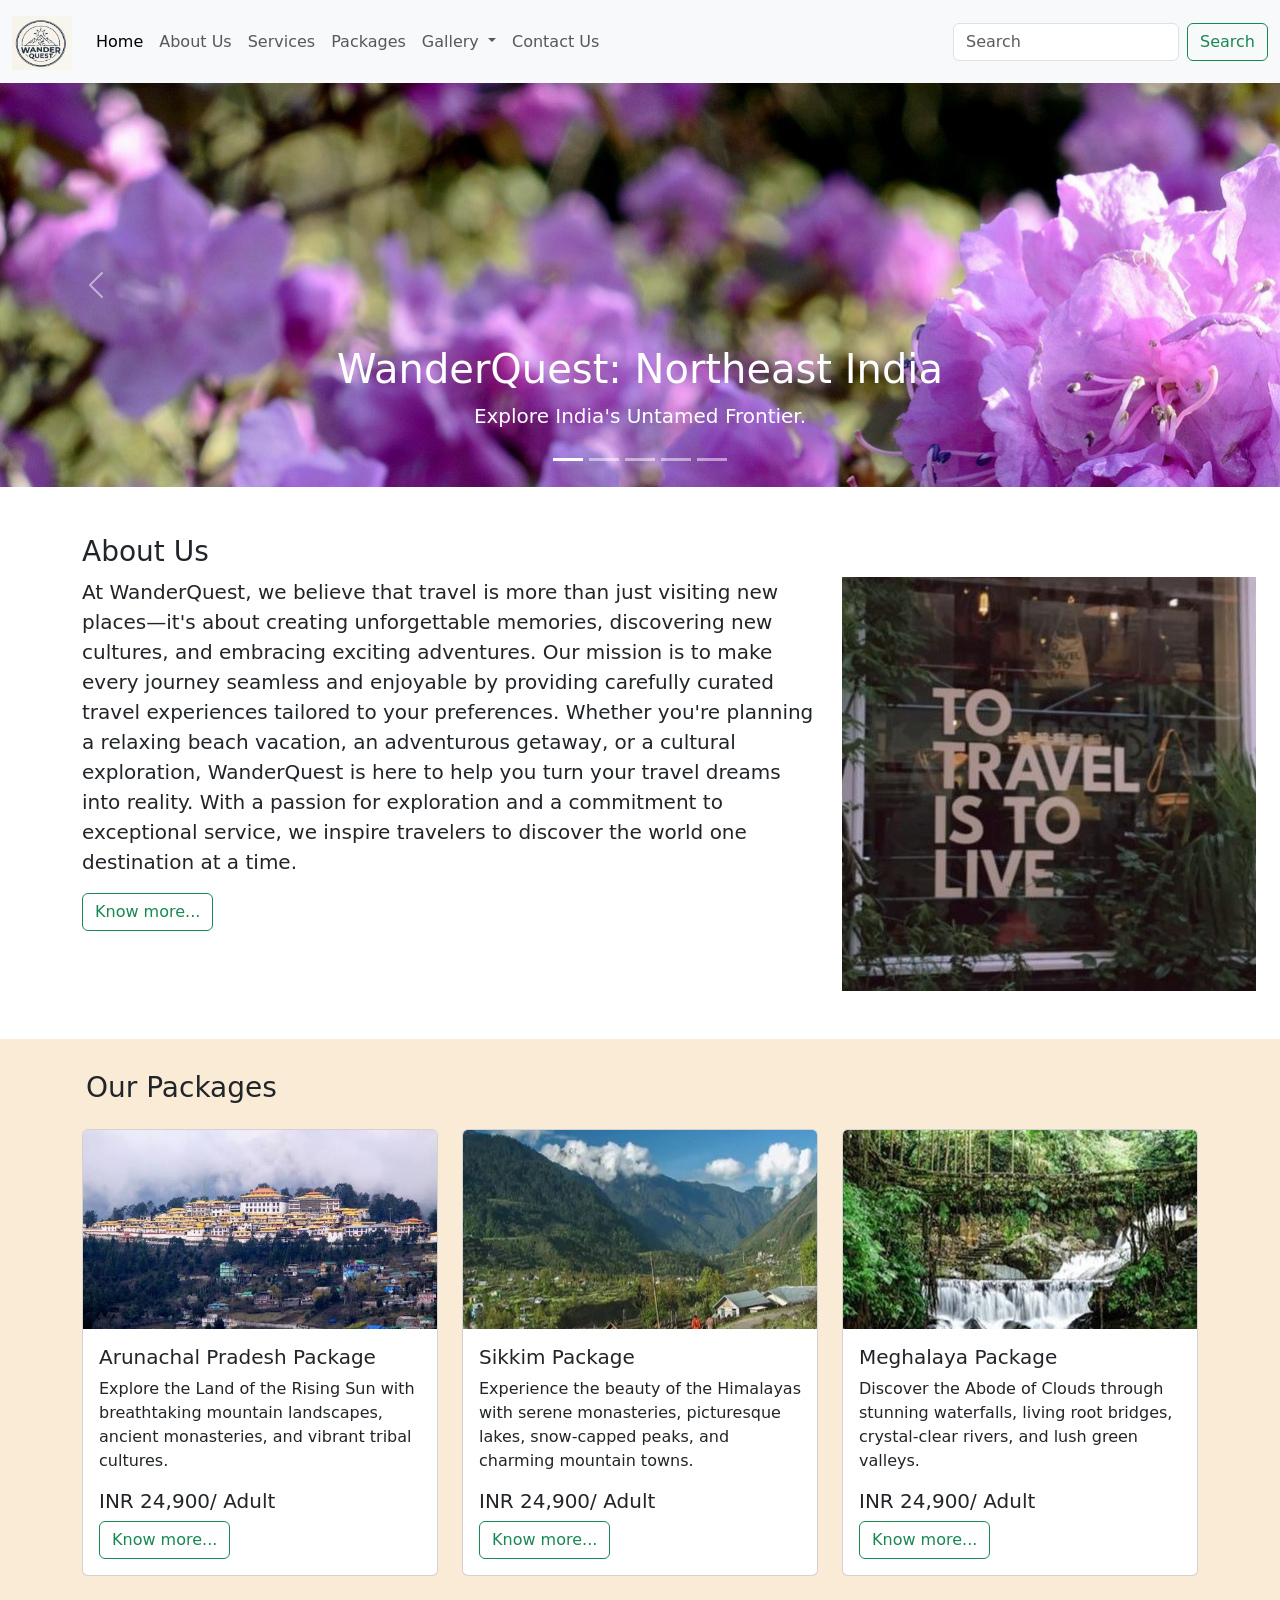
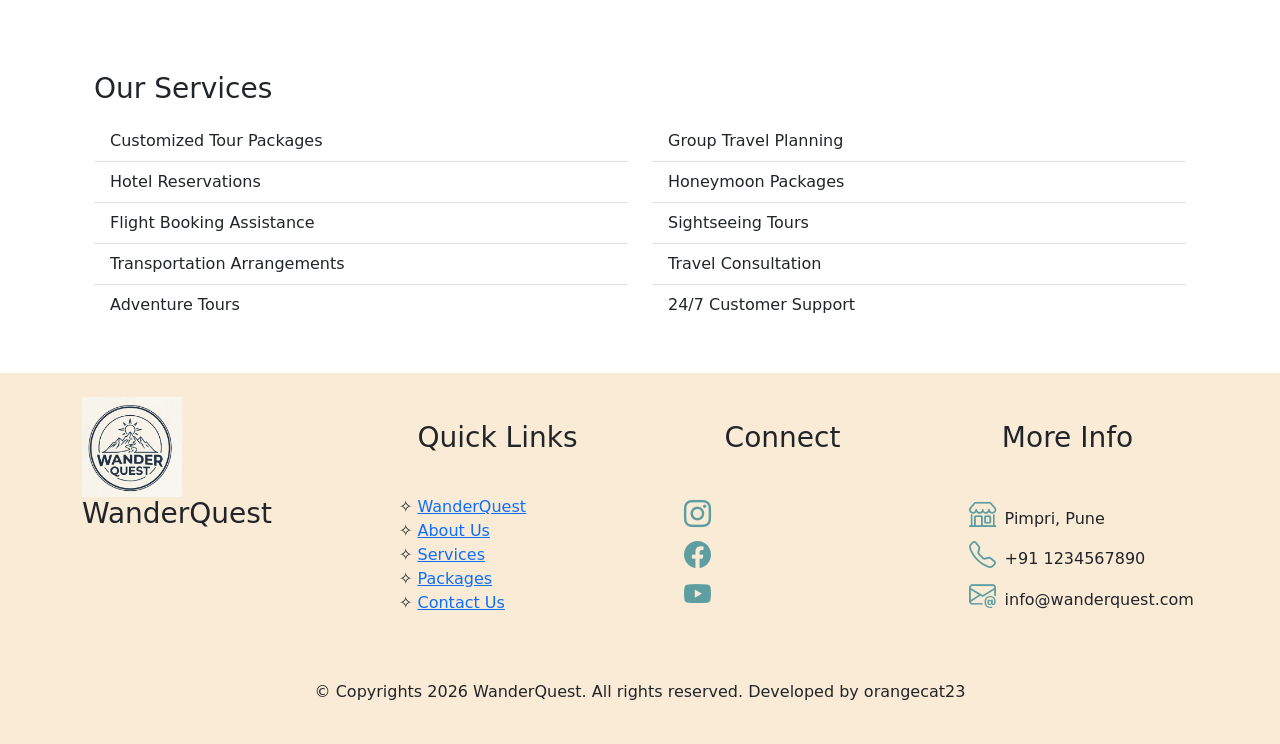
<file: index.html>
<!doctype html>
<html lang="en">

<head>
    <meta charset="utf-8">
    <meta name="viewport" content="width=device-width, initial-scale=1">
    <title>Home Page</title>
    <link href="https://cdn.jsdelivr.net/npm/bootstrap@5.3.8/dist/css/bootstrap.min.css" rel="stylesheet"
        integrity="sha384-sRIl4kxILFvY47J16cr9ZwB07vP4J8+LH7qKQnuqkuIAvNWLzeN8tE5YBujZqJLB" crossorigin="anonymous">
    <link rel="stylesheet" href="https://cdn.jsdelivr.net/npm/bootstrap-icons@1.13.1/font/bootstrap-icons.min.css">
    <link rel="stylesheet" href="css/index.css">
</head>

<body>
    <!-- header starts -->
    <header>
        <nav class="navbar navbar-expand-lg bg-body-tertiary">
            <div class="container-fluid">
                <a class="navbar-brand" href="index.html">
                    <img src="images/logo.webp" alt="Logo" width="60" height="54" class="d-inline-block align-text-top">
                    <!-- WanderQuest -->
                </a>
                <button class="navbar-toggler" type="button" data-bs-toggle="collapse"
                    data-bs-target="#navbarSupportedContent" aria-controls="navbarSupportedContent"
                    aria-expanded="false" aria-label="Toggle navigation">
                    <span class="navbar-toggler-icon"></span>
                </button>
                <div class="collapse navbar-collapse" id="navbarSupportedContent">
                    <ul class="navbar-nav me-auto mb-2 mb-lg-0">
                        <li class="nav-item">
                            <a class="nav-link active" aria-current="page" href="index.html">Home</a>
                        </li>
                        <li class="nav-item">
                            <a class="nav-link" href="aboutus.html">About Us</a>
                        </li>
                        <li class="nav-item">
                            <a class="nav-link " aria-current="page" href="services.html">Services</a>
                        </li>
                        <li class="nav-item">
                            <a class="nav-link " aria-current="page" href="packages.html">Packages</a>
                        </li>
                        <li class="nav-item dropdown">
                            <a class="nav-link dropdown-toggle" href="Gallery" role="button" data-bs-toggle="dropdown"
                                aria-expanded="false">
                                Gallery
                            </a>
                            <ul class="dropdown-menu">
                                <li><a class="dropdown-item" href="photos.html">Photos</a></li>
                                <li>
                                    <hr class="dropdown-divider">
                                </li>
                                <li><a class="dropdown-item" href="videos.html">Videos</a></li>
                                <!-- <li><hr class="dropdown-divider"></li> -->
                                <!-- <li><a class="dropdown-item" href="#">Something else here</a></li> -->
                            </ul>
                        </li>
                        <li class="nav-item">
                            <a class="nav-link " aria-current="page" href="contactus.html">Contact Us</a>
                        </li>
                        <!-- <li class="nav-item">
          <a class="nav-link disabled" aria-disabled="true">Disabled</a>
        </li> -->
                    </ul>
                    <form class="d-flex" role="search">
                        <input class="form-control me-2" type="search" placeholder="Search" aria-label="Search" />
                        <button class="btn btn-outline-success" type="submit">Search</button>
                    </form>
                </div>
            </div>
        </nav>
    </header>
    <!-- header ends -->

    <!-- main starts -->
    <main>
        <!-- slider/carousel starts -->
        <section>
            <div id="carouselExampleCaptions" class="carousel slide carousel-fade" data-bs-ride="carousel">
                <div class="carousel-indicators">
                    <button type="button" data-bs-target="#carouselExampleCaptions" data-bs-slide-to="0" class="active"
                        aria-current="true" aria-label="Slide 1"></button>
                    <button type="button" data-bs-target="#carouselExampleCaptions" data-bs-slide-to="1"
                        aria-label="Slide 2"></button>
                    <button type="button" data-bs-target="#carouselExampleCaptions" data-bs-slide-to="2"
                        aria-label="Slide 3"></button>
                    <button type="button" data-bs-target="#carouselExampleCaptions" data-bs-slide-to="3"
                        aria-label="Slide 4"></button>
                    <button type="button" data-bs-target="#carouselExampleCaptions" data-bs-slide-to="4"
                        aria-label="Slide 5"></button>
                </div>
                <div class="carousel-inner">
                    <div class="carousel-item active" data-bs-interval="5000">
                        <img src="images/banner1.jpg" class="d-block w-100" alt="introduction slide">
                        <div class="carousel-caption d-none d-md-block">
                            <h1>WanderQuest: Northeast India</h1>
                            <p class="lead">Explore India's Untamed Frontier.</p>
                        </div>

                    </div>
                    <div class="carousel-item" data-bs-interval="5000">
                        <img src="images/sikkim.jpg" class="d-block w-100" alt="...">
                        <div class="carousel-caption d-none d-md-block">
                            <h1>Sikkim</h1>
                            <p class="lead">Where mountains touch the sky.</p>
                        </div>
                    </div>
                    <div class="carousel-item" data-bs-interval="5000">
                        <img src="images/meghalaya.jpg" class="d-block w-100" alt="...">
                        <div class="carousel-caption d-none d-md-block">
                            <h1>Meghalaya</h1>
                            <p class="lead">Journey into the abode of clouds.</p>
                        </div>
                    </div>
                    <div class="carousel-item" data-bs-interval="5000">
                        <img src="images/arunachal.jpg" class="d-block w-100" alt="...">
                        <div class="carousel-caption d-none d-md-block">
                            <h1>Arunachal Pradesh</h1>
                            <p class="lead">Dawn-lit mountains and timeless heritage.</p>
                        </div>
                    </div>
                    <div class="carousel-item" data-bs-interval="5000">
                        <img src="images/slide5.jpg" class="d-block w-100" alt="...">
                        <div class="carousel-caption d-none d-md-block">
                            <h1>The Quest Awaits</h1>
                            <p class="lead">
                                <a href="packages.html" class="btn btn-outline-light">Start Your Journey</a>
                            </p>
                        </div>
                    </div>

                </div>
                <button class="carousel-control-prev" type="button" data-bs-target="#carouselExampleCaptions"
                    data-bs-slide="prev">
                    <span class="carousel-control-prev-icon" aria-hidden="true"></span>
                    <span class="visually-hidden">Previous</span>
                </button>
                <button class="carousel-control-next" type="button" data-bs-target="#carouselExampleCaptions"
                    data-bs-slide="next">
                    <span class="carousel-control-next-icon" aria-hidden="true"></span>
                    <span class="visually-hidden">Next</span>
                </button>
            </div>


        </section>
        <!-- slider/carousel ends -->
        <!-- about section starts -->
        <section class="mt-5">
            <div class="container">
                <div class="row">
                    <h3>About Us</h3>
                    <div class="col-md-8 mb-2">
                        <p class="lead">At WanderQuest, we believe that travel is more than just visiting new
                            places—it's about creating unforgettable memories, discovering new cultures, and embracing
                            exciting adventures. Our mission is to make every journey seamless and enjoyable by
                            providing carefully curated travel experiences tailored to your preferences. Whether you're
                            planning a relaxing beach vacation, an adventurous getaway, or a cultural exploration,
                            WanderQuest is here to help you turn your travel dreams into reality. With a passion for
                            exploration and a commitment to exceptional service, we inspire travelers to discover the
                            world one destination at a time.</p>

                        <a class="btn btn-outline-success" href="aboutus.html" role="button">Know more...</a>
                    </div>
                    <div class="col-md-4">
                        <picture>
                            <img src="images/quote.jpg" alt="image of a camera" class="image-fluid">
                        </picture>
                    </div>
                </div>
            </div>
        </section>
        <!-- about section ends -->
        <!-- card section starts -->
        <section class="bg-c mt-5 p-3">
            <div class="container">
                <div class="row">
                    <h3 class="p-3">Our Packages</h1>
                        <div class="col-md-4">

                            <div class="card mb-2">
                                <img src="images/ap1.jpg" class="card-img-top" alt="monastery on mountain">
                                <div class="card-body">
                                    <h5 class="card-title">Arunachal Pradesh Package</h5>
                                    <p class="card-text">Explore the Land of the Rising Sun with breathtaking mountain
                                        landscapes, ancient monasteries, and vibrant tribal cultures.</p>
                                    <h5>INR 24,900/ Adult</h5>
                                    <a href="packages.html" class="btn btn-outline-success b">Know more...</a>
                                </div>
                            </div>


                        </div>
                        <div class="col-md-4">

                            <div class="card mb-2">
                                <img src="images/sikkim1.jpg" class="card-img-top" alt="monastery on mountain">
                                <div class="card-body">
                                    <h5 class="card-title">Sikkim Package</h5>
                                    <p class="card-text">Experience the beauty of the Himalayas with serene monasteries,
                                        picturesque lakes, snow-capped peaks, and charming mountain towns.</p>
                                    <h5>INR 24,900/ Adult</h5>
                                    <a href="packages.html" class="btn btn-outline-success b">Know
                                        more...</a>
                                </div>
                            </div>

                        </div>
                        <div class="col-md-4">

                            <div class="card mb-2">
                                <img src="images/meghalaya1.jpg" class="card-img-top" alt="monastery on mountain">
                                <div class="card-body">
                                    <h5 class="card-title">Meghalaya Package</h5>
                                    <p class="card-text">Discover the Abode of Clouds through stunning waterfalls,
                                        living
                                        root bridges, crystal-clear rivers, and lush green valleys.</p>
                                    <h5>INR 24,900/ Adult</h5>
                                    <a href="packages.html" class="btn btn-outline-success b">Know
                                        more...</a>
                                </div>
                            </div>
                        </div>
                </div>
            </div>
        </section>
        <!-- card section ends -->
        <!-- services section starts -->
        <section class="mt-5">
            <div class="container p-4">
                <div class="row">
                    <h3>Our Services</h3>
                    <div class="col-md-6 mt-2">
                        <ul class="list-group list-group-flush">
                            <li class="list-group-item">Customized Tour Packages</li>
                            <li class="list-group-item">Hotel Reservations</li>
                            <li class="list-group-item">Flight Booking Assistance</li>
                            <li class="list-group-item">Transportation Arrangements</li>
                            <li class="list-group-item">Adventure Tours</li>
                        </ul>
                    </div>
                    <div class="col-md-6 mt-2">
                        <ul class="list-group list-group-flush">
                            <li class="list-group-item">Group Travel Planning</li>
                            <li class="list-group-item">Honeymoon Packages</li>
                            <li class="list-group-item">Sightseeing Tours</li>
                            <li class="list-group-item">Travel Consultation</li>
                            <li class="list-group-item">24/7 Customer Support</li>
                        </ul>
                    </div>
                </div>
            </div>
        </section>
        <!-- services section ends -->
    </main>
    <!-- main end -->
    <!-- footer section starts -->
    <footer>
        <section class="bg-c p-4 mt-4">
            <div class="container mb-5">
                <div class="row">
                    <div class="col-md-3">
                        <div class="logo">
                            <picture>
                                <img src="images/logo.webp" alt="logo" class="img-fluid align-center" />
                            </picture>
                            <div>
                                <h3>WanderQuest</h3>
                            </div>

                        </div>


                    </div>
                    <div class="col-md-3 mt-4">
                        <h3 class="text-center">Quick Links</h3>
                        <ul class=" list bg-c">
                            <li>&#10023; <a href="index.html">WanderQuest</a></li>
                            <li>&#10023; <a href="aboutus.html">About Us</a></li>
                            <li>&#10023; <a href="services.html">Services</a></li>
                            <li>&#10023; <a href="packages.html">Packages</a></li>
                            <li>&#10023; <a href="contactus.html">Contact Us</a></li>
                        </ul>
                    </div>
                    <div class="col-md-3 mt-4">
                        <h3 class="text-center">Connect </h3>
                        <ul class="list bg-c">
                            <li><a href="https://www.instagram.com/" target="_blank"><i
                                        class="bi bi-instagram ic"></i></a></li>
                            <li><a href="https://www.facebook.com/"><i class="bi bi-facebook ic"></i></a></li>
                            <li><a href="https://www.youtube.com/"><i class="bi bi-youtube ic"></i></a></li>

                        </ul>
                    </div>
                    <div class="col-md-3 mt-4">
                        <h3 class="text-center">More Info</h3>
                        <ul class=" list bg-c">
                            <li> <i class="bi bi-shop ic"> </i> Pimpri, Pune</li>
                            <li> <i class="bi bi-telephone ic"> </i> +91  1234567890</li>
                            <li> <i class="bi bi-envelope-at ic"> </i> info@wanderquest.com</li>

                        </ul>
                    </div>
                </div>
            </div>
            <!-- bottom footer start -->
            <div>
                <p class="text-center"> &copy; Copyrights 2026 WanderQuest. All rights reserved. Developed by
                    orangecat23</p>
            </div>
            <!-- bottom footer end -->
        </section>
    </footer>
    <!-- footer section ends -->




    <script src="https://cdn.jsdelivr.net/npm/bootstrap@5.3.8/dist/js/bootstrap.bundle.min.js"
        integrity="sha384-FKyoEForCGlyvwx9Hj09JcYn3nv7wiPVlz7YYwJrWVcXK/BmnVDxM+D2scQbITxI"
        crossorigin="anonymous"></script>
</body>

</html>
</file>
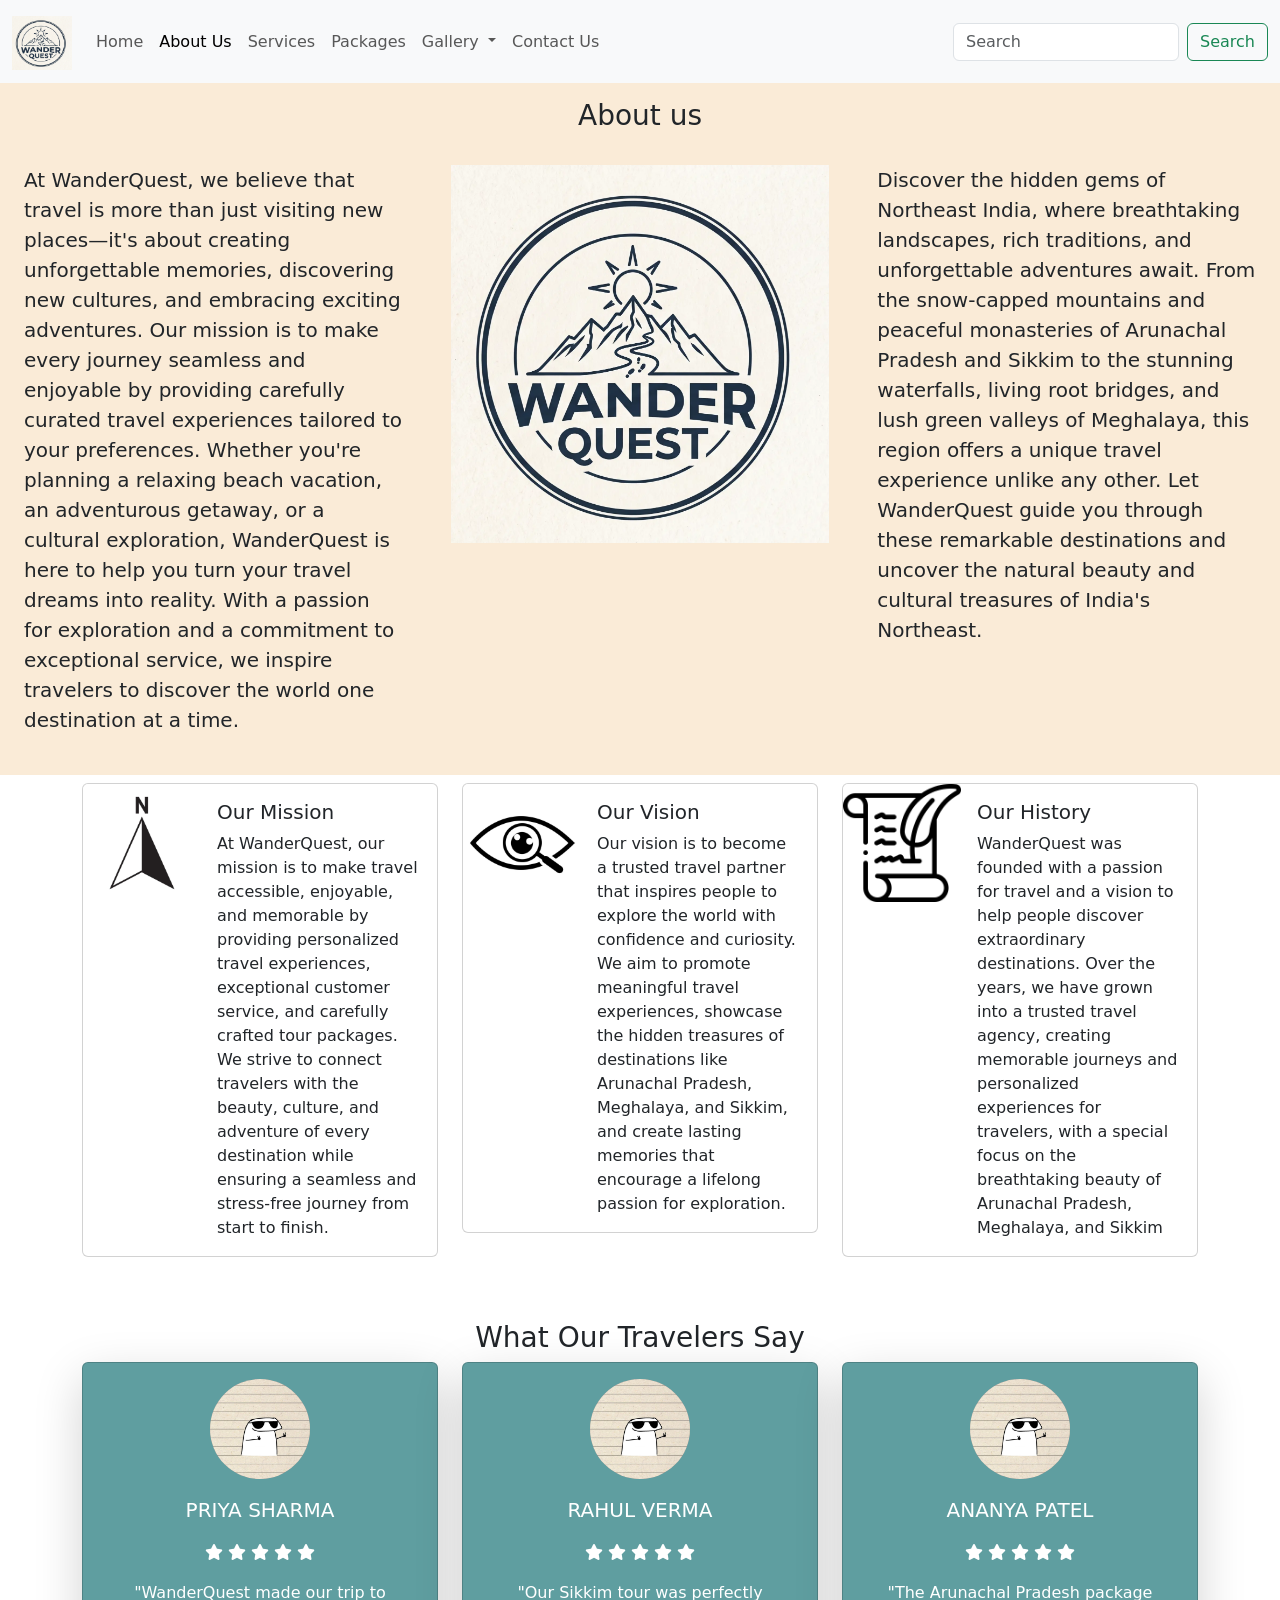
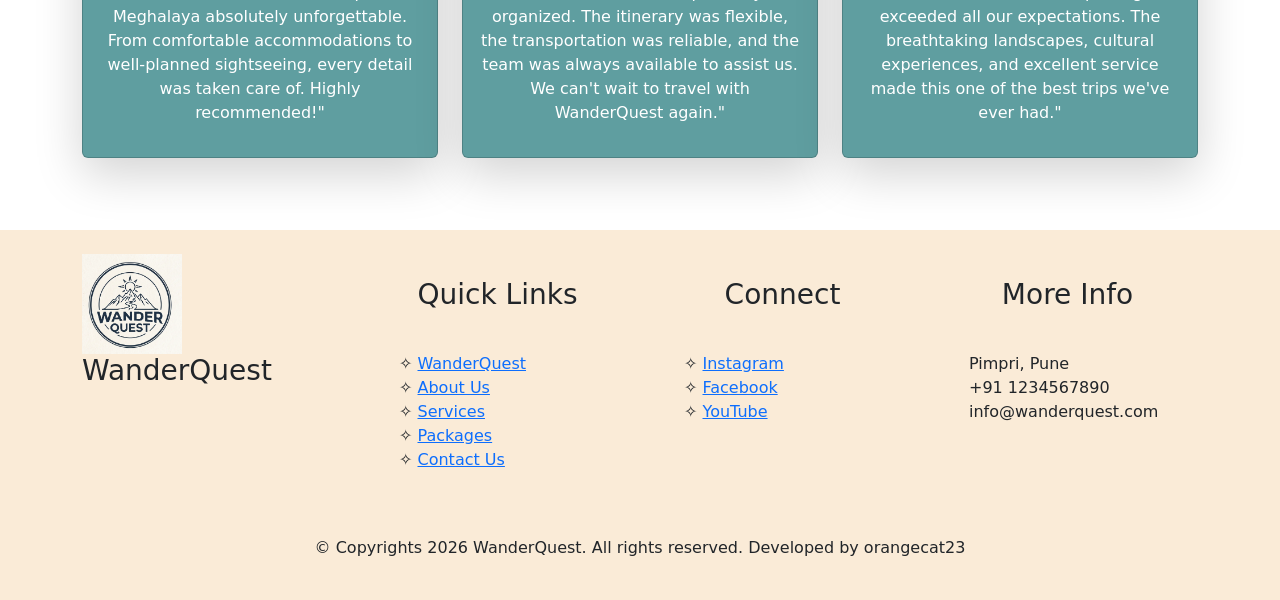
<file: aboutus.html>
<!doctype html>
<html lang="en">

<head>
    <meta charset="utf-8">
    <meta name="viewport" content="width=device-width, initial-scale=1">
    <title>About Us</title>
    <link href="https://cdn.jsdelivr.net/npm/bootstrap@5.3.8/dist/css/bootstrap.min.css" rel="stylesheet"
        integrity="sha384-sRIl4kxILFvY47J16cr9ZwB07vP4J8+LH7qKQnuqkuIAvNWLzeN8tE5YBujZqJLB" crossorigin="anonymous">
    <link rel="stylesheet" href="https://cdnjs.cloudflare.com/ajax/libs/font-awesome/6.5.2/css/all.min.css">
    <link rel="stylesheet" href="css/index.css">
</head>

<body>
    <!-- header starts -->
    <header>
        <nav class="navbar navbar-expand-lg bg-body-tertiary">
            <div class="container-fluid">
                <a class="navbar-brand" href="index.html">
                    <img src="images/logo.webp" alt="Logo" width="60" height="54" class="d-inline-block align-text-top">
                    <!-- WanderQuest -->
                </a>
                <button class="navbar-toggler" type="button" data-bs-toggle="collapse"
                    data-bs-target="#navbarSupportedContent" aria-controls="navbarSupportedContent"
                    aria-expanded="false" aria-label="Toggle navigation">
                    <span class="navbar-toggler-icon"></span>
                </button>
                <div class="collapse navbar-collapse" id="navbarSupportedContent">
                    <ul class="navbar-nav me-auto mb-2 mb-lg-0">
                        <li class="nav-item">
                            <a class="nav-link " aria-current="page" href="index.html">Home</a>
                        </li>
                        <li class="nav-item ">
                            <a class="nav-link active" href="aboutus.html">About Us</a>
                        </li>
                        <li class="nav-item">
                            <a class="nav-link " aria-current="page" href="services.html">Services</a>
                        </li>
                        <li class="nav-item">
                            <a class="nav-link " aria-current="page" href="packages.html">Packages</a>
                        </li>
                        <li class="nav-item dropdown">
                            <a class="nav-link dropdown-toggle" href="Gallery" role="button" data-bs-toggle="dropdown"
                                aria-expanded="false">
                                Gallery
                            </a>
                            <ul class="dropdown-menu">
                                <li><a class="dropdown-item" href="photos.html">Photos</a></li>
                                <li>
                                    <hr class="dropdown-divider">
                                </li>
                                <li><a class="dropdown-item" href="videos.html">Videos</a></li>
                                <!-- <li><hr class="dropdown-divider"></li> -->
                                <!-- <li><a class="dropdown-item" href="#">Something else here</a></li> -->
                            </ul>
                        </li>
                        <li class="nav-item">
                            <a class="nav-link " aria-current="page" href="contactus.html">Contact Us</a>
                        </li>
                        <!-- <li class="nav-item">
          <a class="nav-link disabled" aria-disabled="true">Disabled</a>
        </li> -->
                    </ul>
                    <form class="d-flex" role="search">
                        <input class="form-control me-2" type="search" placeholder="Search" aria-label="Search" />
                        <button class="btn btn-outline-success" type="submit">Search</button>
                    </form>
                </div>
            </div>
        </nav>
    </header>
    <!-- header ends -->



    <main>
        <!-- info section starts -->
        <div class="container-fluid bg-c">
            <div class="row">
                <h3 class="mt-3 text-center">About us</h3>
                <div class="col-md-4 p-4">
                    <p class="lead"> At WanderQuest, we believe that travel is more than just visiting new
                        places—it's about creating unforgettable memories, discovering new cultures, and embracing
                        exciting adventures. Our mission is to make every journey seamless and enjoyable by
                        providing carefully curated travel experiences tailored to your preferences. Whether you're
                        planning a relaxing beach vacation, an adventurous getaway, or a cultural exploration,
                        WanderQuest is here to help you turn your travel dreams into reality. With a passion for
                        exploration and a commitment to exceptional service, we inspire travelers to discover the
                        world one destination at a time.</p>
                </div>
                <div class="col-md-4 p-4">
                    <picture><img src="images/logo.webp" alt="lake" class="img-fluid"></picture>

                </div>
                <div class="col-md-4 p-4">
                    <p class="lead">Discover the hidden gems of Northeast India, where breathtaking landscapes, rich
                        traditions,
                        and unforgettable adventures await. From the snow-capped mountains and peaceful monasteries
                        of Arunachal Pradesh and Sikkim to the stunning waterfalls, living root bridges, and lush
                        green valleys of Meghalaya, this region offers a unique travel experience unlike any other.
                        Let WanderQuest guide you through these remarkable destinations and uncover the natural
                        beauty and cultural treasures of India's Northeast.</p>
                </div>
            </div>
        </div>
        <!-- info section ends -->

        <!-- mission vision card section starts -->
        <section>
            <div class="container">
                <div class="row">
                    <div class="col-md-4 mt-2">
                        <div class="card mb-3">
                            <div class="row g-0">
                                <div class="col-md-4">
                                    <img src="images/mission.jpg" class="img-fluid rounded-start" alt="mission icon">
                                </div>
                                <div class="col-md-8">
                                    <div class="card-body">
                                        <h5 class="card-title">Our Mission</h5>
                                        <p class="card-text">At WanderQuest, our mission is to make travel accessible,
                                            enjoyable, and memorable by providing personalized travel experiences,
                                            exceptional customer service, and carefully crafted tour packages. We strive
                                            to connect travelers with the beauty, culture, and adventure of every
                                            destination while ensuring a seamless and stress-free journey from start to
                                            finish.
                                        </p>
                                        <!-- <p class="card-text"><small class="text-body-secondary">Last updated 3 mins
                                                ago</small></p> -->
                                    </div>
                                </div>
                            </div>
                        </div>
                    </div>


                    <div class="col-md-4 mt-2">
                        <div class="card mb-3">
                            <div class="row g-0">
                                <div class="col-md-4">
                                    <img src="images/vision.jpg" class="img-fluid rounded-start" alt="vision icon">
                                </div>
                                <div class="col-md-8">
                                    <div class="card-body">
                                        <h5 class="card-title">Our Vision</h5>
                                        <p class="card-text">Our vision is to become a trusted travel partner that
                                            inspires people to explore the world with confidence and curiosity. We aim
                                            to promote meaningful travel experiences, showcase the hidden treasures of
                                            destinations like Arunachal Pradesh, Meghalaya, and Sikkim, and create
                                            lasting memories that encourage a lifelong passion for exploration.
                                        </p>
                                        <!-- <p class="card-text"><small class="text-body-secondary">Last updated 3 mins
                                                ago</small></p> -->
                                    </div>
                                </div>
                            </div>
                        </div>

                    </div>

                    <div class="col-md-4 mt-2">
                        <div class="card mb-3">
                            <div class="row g-0">
                                <div class="col-md-4">
                                    <img src="images/history.jpg" class="img-fluid rounded-start" alt="history icon">
                                </div>
                                <div class="col-md-8">
                                    <div class="card-body">
                                        <h5 class="card-title">Our History</h5>
                                        <p class="card-text">WanderQuest was founded with a passion for travel and a
                                            vision to help people discover extraordinary destinations. Over the years,
                                            we have grown into a trusted travel agency, creating memorable journeys and
                                            personalized experiences for travelers, with a special focus on the
                                            breathtaking beauty of Arunachal Pradesh, Meghalaya, and Sikkim
                                        </p>
                                        <!-- <p class="card-text"><small class="text-body-secondary">Last updated 3 mins
                                                ago</small></p> -->
                                    </div>
                                </div>
                            </div>
                        </div>

                    </div>
                </div>
            </div>
        </section>

        <!-- mission vision card section ends -->

        <!-- testimonial section start -->
        <section class='testimonials py-5 text-center'>
            <div class='container'>
                <div class='testimonials-heading'>
                    <h3>What Our Travelers Say</h3>

                </div>
                <div class='row g-4 justify-content-center'>
                    <div class='col-12 col-md-6 col-lg-4'>
                        <div class="card testimonial text-white shadow-lg h-100">
                            <div class="card-body">
                                <div class='testimonial-img rounded-circle mx-auto'>
                                    
                                        <img src="images/pic.jpg" alt="" class="rounded-circle">
                                    
                                </div>

                                <div class="testimonial-name text-uppercase fs-5 my-3">Priya Sharma</div>
                                <div class="testimonial-rating mb-3">
                                    <i class="fas fa-star"></i>
                                    <i class="fas fa-star"></i>
                                    <i class="fas fa-star"></i>
                                    <i class="fas fa-star"></i>
                                    <i class="fas fa-star"></i>
                                </div>

                                <p>
                                    "WanderQuest made our trip to Meghalaya absolutely unforgettable. From comfortable
                                    accommodations to well-planned sightseeing, every detail was taken care of. Highly
                                    recommended!"
                                </p>
                            </div>
                        </div>
                    </div>

                    <div class='col-12 col-md-6 col-lg-4'>
                        <div class="card testimonial text-white shadow-lg h-100">
                            <div class="card-body">
                                <div class='testimonial-img rounded-circle mx-auto'>
                                    <img src="images/pic.jpg" alt="" class="rounded-circle">
                                </div>

                                <div class="testimonial-name text-uppercase fs-5 my-3">Rahul Verma</div>
                                <div class="testimonial-rating mb-3">
                                    <i class="fas fa-star"></i>
                                    <i class="fas fa-star"></i>
                                    <i class="fas fa-star"></i>
                                    <i class="fas fa-star"></i>
                                    <i class="fas fa-star"></i>
                                </div>

                                <p>
                                    "Our Sikkim tour was perfectly organized. The itinerary was flexible, the
                                    transportation
                                    was reliable, and the team was always available to assist us. We can't wait to
                                    travel
                                    with WanderQuest again."
                                </p>
                            </div>
                        </div>
                    </div>

                    <div class='col-12 col-md-6 col-lg-4'>
                        <div class="card testimonial text-white shadow-lg h-100">
                            <div class="card-body">
                                <div class='testimonial-img rounded-circle mx-auto'>
                                    <img src="images/pic.jpg" alt="" class="rounded-circle">
                                </div>

                                <div class="testimonial-name text-uppercase fs-5 my-3">Ananya Patel</div>
                                <div class="testimonial-rating mb-3">
                                    <i class="fas fa-star"></i>
                                    <i class="fas fa-star"></i>
                                    <i class="fas fa-star"></i>
                                    <i class="fas fa-star"></i>
                                    <i class="fas fa-star"></i>
                                </div>

                                <p>
                                    "The Arunachal Pradesh package exceeded all our expectations. The breathtaking
                                    landscapes, cultural experiences, and excellent service made this one of the best
                                    trips
                                    we've ever had."
                                </p>
                            </div>
                        </div>
                    </div>
                </div>
            </div>
        </section>
        <!-- testimonial section end -->




    </main>



    <!-- footer section starts -->
    <footer>
        <section class="bg-c p-4 mt-4">
            <div class="container mb-5">
                <div class="row">
                    <div class="col-md-3">
                        <div class="logo">
                            <picture>
                                <img src="images/logo.webp" alt="logo" class="img-fluid align-center" />
                            </picture>
                            <div>
                                <h3>WanderQuest</h3>
                            </div>

                        </div>


                    </div>
                    <div class="col-md-3 mt-4">
                        <h3 class="text-center">Quick Links</h3>
                        <ul class=" list bg-c">
                            <li>&#10023; <a href="index.html">WanderQuest</a></li>
                            <li>&#10023; <a href="aboutus.html">About Us</a></li>
                            <li>&#10023; <a href="services.html">Services</a></li>
                            <li>&#10023; <a href="packages.html">Packages</a></li>
                            <li>&#10023; <a href="contactus.html">Contact Us</a></li>
                        </ul>
                    </div>
                    <div class="col-md-3 mt-4">
                        <h3 class="text-center">Connect </h3>
                        <ul class="list bg-c">
                            <li>&#10023; <a href="https://www.instagram.com/">Instagram</a></li>
                            <li>&#10023; <a href="https://www.facebook.com/">Facebook</a></li>
                            <li>&#10023; <a href="https://www.youtube.com/">YouTube</a></li>

                        </ul>
                    </div>
                    <div class="col-md-3 mt-4">
                        <h3 class="text-center">More Info</h3>
                        <ul class=" list bg-c">
                            <li>Pimpri, Pune</li>
                            <li>+91 1234567890</li>
                            <li>info@wanderquest.com</li>

                        </ul>
                    </div>
                </div>
            </div>
            <!-- bottom footer start -->
            <div>
                <p class="text-center"> &copy; Copyrights 2026 WanderQuest. All rights reserved. Developed by
                    orangecat23</p>
            </div>
            <!-- bottom footer end -->
        </section>
    </footer>
    <!-- footer section ends -->




    <script src="https://cdn.jsdelivr.net/npm/bootstrap@5.3.8/dist/js/bootstrap.bundle.min.js"
        integrity="sha384-FKyoEForCGlyvwx9Hj09JcYn3nv7wiPVlz7YYwJrWVcXK/BmnVDxM+D2scQbITxI"
        crossorigin="anonymous"></script>
</body>

</html>
</file>
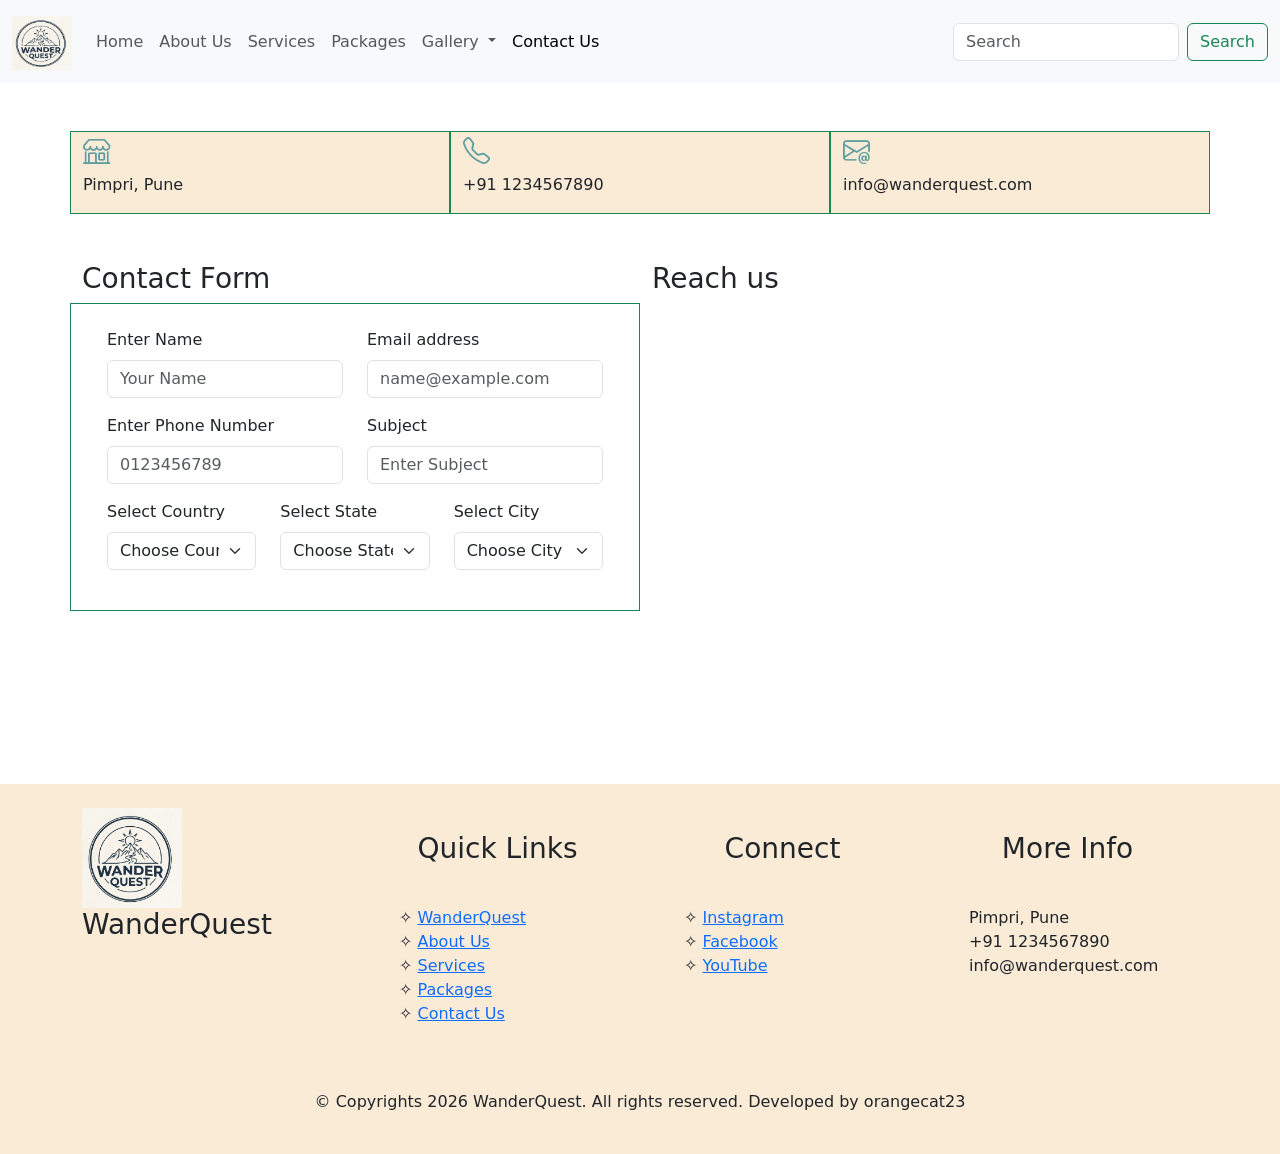
<file: contactus.html>
<!doctype html>
<html lang="en">

<head>
    <meta charset="utf-8">
    <meta name="viewport" content="width=device-width, initial-scale=1">
    <title>Contact Us</title>
    <link href="https://cdn.jsdelivr.net/npm/bootstrap@5.3.8/dist/css/bootstrap.min.css" rel="stylesheet"
        integrity="sha384-sRIl4kxILFvY47J16cr9ZwB07vP4J8+LH7qKQnuqkuIAvNWLzeN8tE5YBujZqJLB" crossorigin="anonymous">
    <link rel="stylesheet" href="https://cdn.jsdelivr.net/npm/bootstrap-icons@1.13.1/font/bootstrap-icons.min.css">
    <link rel="stylesheet" href="css/index.css">
</head>

<body>
    <!-- header starts -->
    <header>
        <nav class="navbar navbar-expand-lg bg-body-tertiary">
            <div class="container-fluid">
                <a class="navbar-brand" href="index.html">
                    <img src="images/logo.webp" alt="Logo" width="60" height="54" class="d-inline-block align-text-top">
                    <!-- WanderQuest -->
                </a>
                <button class="navbar-toggler" type="button" data-bs-toggle="collapse"
                    data-bs-target="#navbarSupportedContent" aria-controls="navbarSupportedContent"
                    aria-expanded="false" aria-label="Toggle navigation">
                    <span class="navbar-toggler-icon"></span>
                </button>
                <div class="collapse navbar-collapse" id="navbarSupportedContent">
                    <ul class="navbar-nav me-auto mb-2 mb-lg-0">
                        <li class="nav-item">
                            <a class="nav-link " aria-current="page" href="index.html">Home</a>
                        </li>
                        <li class="nav-item">
                            <a class="nav-link" href="aboutus.html">About Us</a>
                        </li>
                        <li class="nav-item">
                            <a class="nav-link " aria-current="page" href="services.html">Services</a>
                        </li>
                        <li class="nav-item">
                            <a class="nav-link " aria-current="page" href="packages.html">Packages</a>
                        </li>
                        <li class="nav-item dropdown">
                            <a class="nav-link dropdown-toggle" href="Gallery" role="button" data-bs-toggle="dropdown"
                                aria-expanded="false">
                                Gallery
                            </a>
                            <ul class="dropdown-menu">
                                <li><a class="dropdown-item" href="photos.html">Photos</a></li>
                                <li>
                                    <hr class="dropdown-divider">
                                </li>
                                <li><a class="dropdown-item" href="videos.html">Videos</a></li>
                                <!-- <li><hr class="dropdown-divider"></li> -->
                                <!-- <li><a class="dropdown-item" href="#">Something else here</a></li> -->
                            </ul>
                        </li>
                        <li class="nav-item">
                            <a class="nav-link active" aria-current="page" href="contactus.html">Contact Us</a>
                        </li>
                        <!-- <li class="nav-item">
          <a class="nav-link disabled" aria-disabled="true">Disabled</a>
        </li> -->
                    </ul>
                    <form class="d-flex" role="search">
                        <input class="form-control me-2" type="search" placeholder="Search" aria-label="Search" />
                        <button class="btn btn-outline-success" type="submit">Search</button>
                    </form>
                </div>
            </div>
        </nav>
    </header>
    <!-- header ends -->

    <main>
        <section>
            <div class="container">
                <div class="row mt-5 bg-c">
                    <div class="col-md-4 border border-success">
                        <i class="bi bi-shop ic"> </i>
                        <p>Pimpri, Pune</p>
                    </div>
                    <div class="col-md-4 border border-success">
                        <i class="bi bi-telephone ic"> </i>
                        <p>+91 1234567890</p>
                    </div>
                    <div class="col-md-4 border border-success">
                        <i class="bi bi-envelope-at ic"></i>
                        <p>info@wanderquest.com</p>
                    </div>
                </div>
            </div>
        </section>
        <section class="mt-5">
            <div class="container">
                <div class="row">

                    <!-- form start -->
                    <div class="col-md-6 ">

                        <h3>Contact Form</h3>
                        <form>
                            <div class="row border border-success p-4">
                                <div class="col-md-6">
                                    <div class="mb-3">
                                        <label for="exampleFormControlInput1" class="form-label">Enter Name</label>
                                        <input type="text" class="form-control" id="exampleFormControlInput1"
                                            placeholder="Your Name">
                                    </div>
                                </div>
                                <div class="col-md-6">
                                    <div class="mb-3">
                                        <label for="exampleFormControlInput2" class="form-label">Email address</label>
                                        <input type="email" class="form-control" id="exampleFormControlInput2"
                                            placeholder="name@example.com">
                                    </div>
                                </div>
                                <div class="col-md-6">
                                    <div class="mb-3">
                                        <label for="exampleFormControlInput3" class="form-label">Enter Phone
                                            Number</label>
                                        <input type="number" class="form-control" id="exampleFormControlInput3"
                                            placeholder="0123456789">
                                    </div>
                                </div>
                                <div class="col-md-6">
                                    <div class="mb-3">
                                        <label for="exampleFormControlInput4" class="form-label">Subject</label>
                                        <input type="text" class="form-control" id="exampleFormControlInput4"
                                            placeholder="Enter Subject">
                                    </div>
                                </div>
                                <div class="col-md-4">
                                    <div class="mb-3">
                                        <label class="form-label">Select Country</label>
                                        <select class="form-select" aria-label="Default select example">
                                            <option selected>Choose Country</option>
                                            <option value="1">India</option>
                                            <option value="2">US</option>
                                            <option value="3">UK</option>
                                        </select>
                                    </div>
                                </div>
                                <div class="col-md-4">
                                    <div class="mb-3">
                                        <label class="form-label">Select State</label>
                                        <select class="form-select" aria-label="Default select example">
                                            <option selected>Choose State</option>
                                            <option value="1">Maharashtra</option>
                                            <option value="2">Rajasthan</option>
                                            <option value="3">Goa</option>
                                        </select>
                                    </div>
                                </div>
                                <div class="col-md-4">
                                    <div class="mb-3">
                                        <label class="form-label">Select City</label>
                                        <select class="form-select" aria-label="Default select example">
                                            <option selected>Choose City</option>
                                            <option value="1">Pune</option>
                                            <option value="2">Mumbai</option>
                                            <option value="3">Solapur</option>
                                        </select>
                                    </div>
                                </div>
                            </div>
                        </form>
                    </div>
                    <!-- form end -->


                    <!-- map start -->
                    <div class="col-md-6">
                        <h3>Reach us</h3>
                        <iframe
                            src="https://www.google.com/maps/embed?pb=!1m18!1m12!1m3!1d3780.749976653291!2d73.80016807577475!3d18.630312165811766!2m3!1f0!2f0!3f0!3m2!1i1024!2i768!4f13.1!3m3!1m2!1s0x3bc2b9e61acc72af%3A0x97f1f82cfbe35a0a!2sPCMC%20Metro%20Station!5e0!3m2!1sen!2sin!4v1782963039977!5m2!1sen!2sin"
                            width="100%" height="450" style="border:0;" allowfullscreen="" loading="lazy"
                            referrerpolicy="strict-origin-when-cross-origin"></iframe>
                    </div>
                    <!-- map end -->


                </div>
            </div>
        </section>
    </main>



    <!-- footer section starts -->
    <footer>
        <section class="bg-c p-4 mt-4">
            <div class="container mb-5">
                <div class="row">
                    <div class="col-md-3">
                        <div class="logo">
                            <picture>
                                <img src="images/logo.webp" alt="logo" class="img-fluid align-center" />
                            </picture>
                            <div>
                                <h3>WanderQuest</h3>
                            </div>

                        </div>


                    </div>
                    <div class="col-md-3 mt-4">
                        <h3 class="text-center">Quick Links</h3>
                        <ul class=" list bg-c">
                            <li>&#10023; <a href="index.html">WanderQuest</a></li>
                            <li>&#10023; <a href="aboutus.html">About Us</a></li>
                            <li>&#10023; <a href="services.html">Services</a></li>
                            <li>&#10023; <a href="packages.html">Packages</a></li>
                            <li>&#10023; <a href="contactus.html">Contact Us</a></li>
                        </ul>
                    </div>
                    <div class="col-md-3 mt-4">
                        <h3 class="text-center">Connect </h3>
                        <ul class="list bg-c">
                            <li>&#10023; <a href="https://www.instagram.com/">Instagram</a></li>
                            <li>&#10023; <a href="https://www.facebook.com/">Facebook</a></li>
                            <li>&#10023; <a href="https://www.youtube.com/">YouTube</a></li>

                        </ul>
                    </div>
                    <div class="col-md-3 mt-4">
                        <h3 class="text-center">More Info</h3>
                        <ul class=" list bg-c">
                            <li>Pimpri, Pune</li>
                            <li>+91 1234567890</li>
                            <li>info@wanderquest.com</li>

                        </ul>
                    </div>
                </div>
            </div>
            <!-- bottom footer start -->
            <div>
                <p class="text-center"> &copy; Copyrights 2026 WanderQuest. All rights reserved. Developed by
                    orangecat23</p>
            </div>
            <!-- bottom footer end -->
        </section>
    </footer>
    <!-- footer section ends -->




    <script src="https://cdn.jsdelivr.net/npm/bootstrap@5.3.8/dist/js/bootstrap.bundle.min.js"
        integrity="sha384-FKyoEForCGlyvwx9Hj09JcYn3nv7wiPVlz7YYwJrWVcXK/BmnVDxM+D2scQbITxI"
        crossorigin="anonymous"></script>
</body>

</html>
</file>
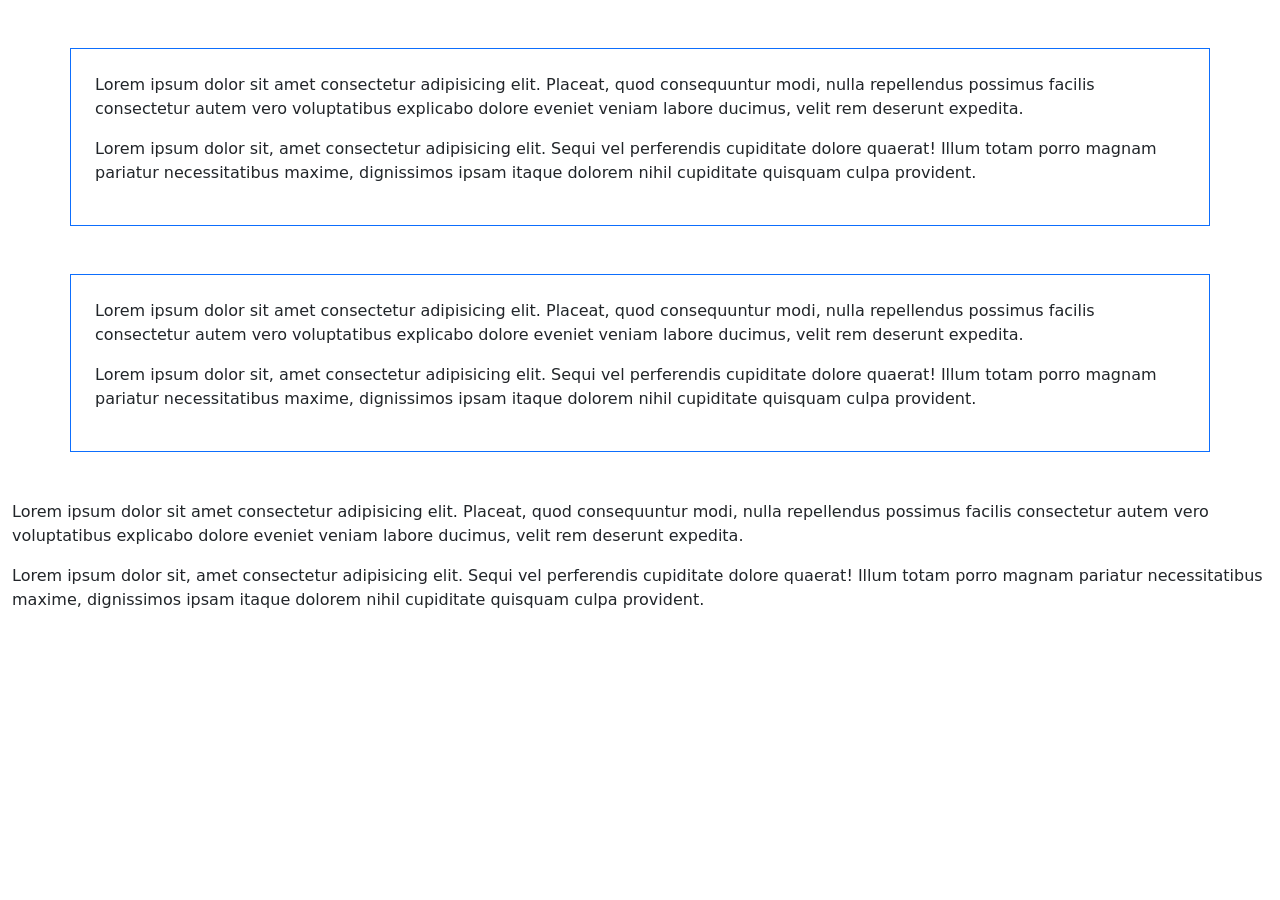
<file: container.html>
<!doctype html>
<html lang="en">

<head>
    <meta charset="utf-8">
    <meta name="viewport" content="width=device-width, initial-scale=1">
    <title>Container</title>
    <link href="https://cdn.jsdelivr.net/npm/bootstrap@5.3.8/dist/css/bootstrap.min.css" rel="stylesheet"
        integrity="sha384-sRIl4kxILFvY47J16cr9ZwB07vP4J8+LH7qKQnuqkuIAvNWLzeN8tE5YBujZqJLB" crossorigin="anonymous">
</head>

<body>
    <!-- container example -->
    <section class="mt-5">
        <div class="container p-4 border border-primary">
            <p>Lorem ipsum dolor sit amet consectetur adipisicing elit. Placeat, quod consequuntur modi, nulla
                repellendus possimus facilis consectetur autem vero voluptatibus explicabo dolore eveniet veniam labore
                ducimus, velit rem deserunt expedita.</p>
            <p>Lorem ipsum dolor sit, amet consectetur adipisicing elit. Sequi vel perferendis cupiditate dolore
                quaerat! Illum totam porro magnam pariatur necessitatibus maxime, dignissimos ipsam itaque dolorem nihil
                cupiditate quisquam culpa provident.</p>
        </div>
    </section>
    <section class="mt-5">
        <div class="container p-4 border border-primary">
            <p>Lorem ipsum dolor sit amet consectetur adipisicing elit. Placeat, quod consequuntur modi, nulla
                repellendus possimus facilis consectetur autem vero voluptatibus explicabo dolore eveniet veniam labore
                ducimus, velit rem deserunt expedita.</p>
            <p>Lorem ipsum dolor sit, amet consectetur adipisicing elit. Sequi vel perferendis cupiditate dolore
                quaerat! Illum totam porro magnam pariatur necessitatibus maxime, dignissimos ipsam itaque dolorem nihil
                cupiditate quisquam culpa provident.</p>
        </div>
    </section>
    <!-- container fluid example -->
    <section class="mt-5">
        <div class="container-fluid">
            <p>Lorem ipsum dolor sit amet consectetur adipisicing elit. Placeat, quod consequuntur modi, nulla
                repellendus possimus facilis consectetur autem vero voluptatibus explicabo dolore eveniet veniam labore
                ducimus, velit rem deserunt expedita.</p>
            <p>Lorem ipsum dolor sit, amet consectetur adipisicing elit. Sequi vel perferendis cupiditate dolore
                quaerat! Illum totam porro magnam pariatur necessitatibus maxime, dignissimos ipsam itaque dolorem nihil
                cupiditate quisquam culpa provident.</p>
        </div>
    </section>

    <script src="https://cdn.jsdelivr.net/npm/bootstrap@5.3.8/dist/js/bootstrap.bundle.min.js"
        integrity="sha384-FKyoEForCGlyvwx9Hj09JcYn3nv7wiPVlz7YYwJrWVcXK/BmnVDxM+D2scQbITxI"
        crossorigin="anonymous"></script>
</body>

</html>
</file>
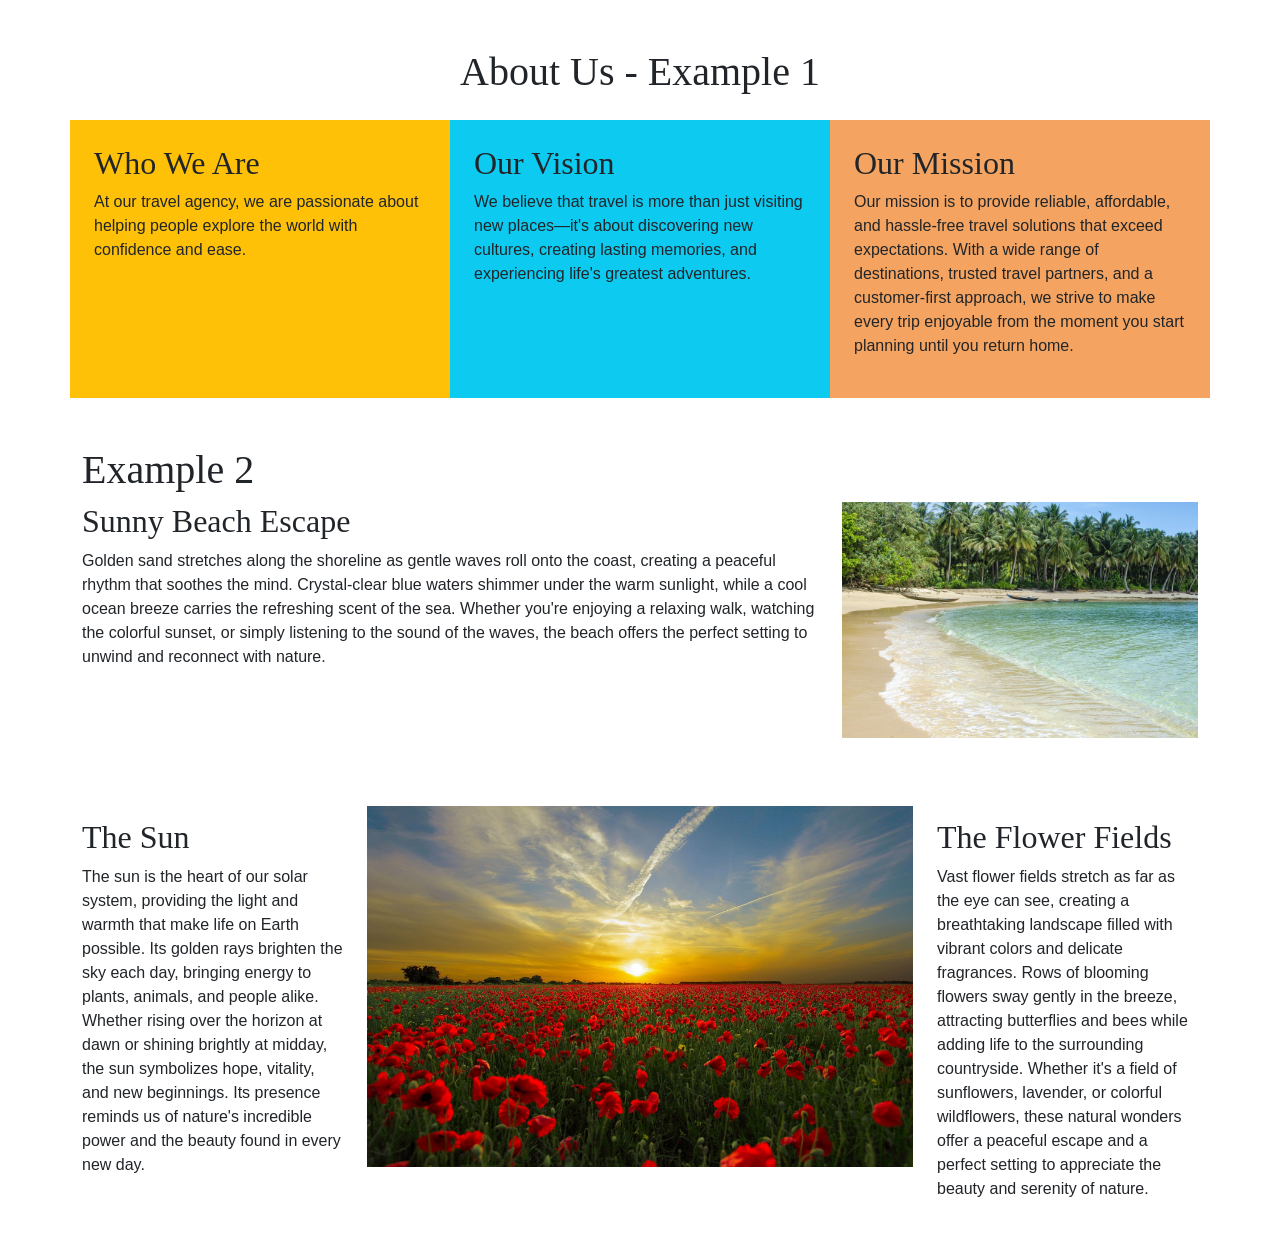
<file: grid_system.html>
<!doctype html>
<html lang="en">

<head>
    <meta charset="utf-8">
    <meta name="viewport" content="width=device-width, initial-scale=1">
    <title>Structure</title>
    <link href="https://cdn.jsdelivr.net/npm/bootstrap@5.3.8/dist/css/bootstrap.min.css" rel="stylesheet"
        integrity="sha384-sRIl4kxILFvY47J16cr9ZwB07vP4J8+LH7qKQnuqkuIAvNWLzeN8tE5YBujZqJLB" crossorigin="anonymous">
    <link rel="stylesheet" href="css/grid.css">

</head>

<body>
    <section class="mt-5">
        <div class="container">
            <div class="row">
                <h1 class="text-center hf mb-4">About Us - Example 1</h1>
                <div class="col-md-4 bg-warning p-4">
                    <h2 class="hf">Who We Are</h2>
                    <p>At our travel agency, we are passionate about helping people explore the world with confidence
                        and ease.</p>
                </div>
                <div class="col-md-4 bg-info p-4">
                    <h2 class="hf">Our Vision</h2>
                    <p>We believe that travel is more than just visiting new places—it's about discovering new cultures,
                        creating lasting memories, and experiencing life's greatest adventures.</p>
                </div>
                <div class="col-md-4 bg-new p-4">
                    <h2 class="hf">Our Mission</h2>
                    <p>Our mission is to provide reliable, affordable, and hassle-free travel solutions that exceed
                        expectations. With a wide range of destinations, trusted travel partners, and a customer-first
                        approach, we strive to make every trip enjoyable from the moment you start planning until you
                        return home.</p>
                </div>

            </div>
        </div>
    </section>
    <section class="mt-5">
        <div class="container">
            <div class="row">
                <h1 class="hf">
                    Example 2
                </h1>
                <div class="col-md-8">
                    <h2 class="hf">Sunny Beach Escape</h2>
                    <p>Golden sand stretches along the shoreline as gentle waves roll onto the coast, creating a
                        peaceful
                        rhythm that soothes the mind. Crystal-clear blue waters shimmer under the warm sunlight, while a
                        cool ocean breeze carries the refreshing scent of the sea. Whether you're enjoying a relaxing
                        walk,
                        watching the colorful sunset, or simply listening to the sound of the waves, the beach offers
                        the
                        perfect setting to unwind and reconnect with nature.</p>
                </div>
                <div class="col-md-4">
                    <img src="images/beach.jpg" alt="beach" class="img-fluid">
                </div>
            </div>
        </div>
    </section>
    <!-- example 3 -->
    <section class="mt-5 p-3">
        <div class="container">
            <div class="row">

                <div class="col-md-3 mt-3">
                    <h2 class="hf">The Sun</h2>
                    <p>The sun is the heart of our solar system, providing the light and warmth that make life on Earth
                        possible. Its golden rays brighten the sky each day, bringing energy to plants, animals, and
                        people alike. Whether rising over the horizon at dawn or shining brightly at midday, the sun
                        symbolizes hope, vitality, and new beginnings. Its presence reminds us of nature's incredible
                        power and the beauty found in every new day.</p>
                </div>
                <div class="col-md-6 mt-1">
                    <img src="images/sunsets.jpg" alt="flower field with sunset" class="img-fluid">
                </div>
                <div class="col-md-3 mt-3">
                    <h2 class="hf">The Flower Fields</h2>
                    <p>Vast flower fields stretch as far as the eye can see, creating a breathtaking landscape filled
                        with vibrant colors and delicate fragrances. Rows of blooming flowers sway gently in the breeze,
                        attracting butterflies and bees while adding life to the surrounding countryside. Whether it's a
                        field of sunflowers, lavender, or colorful wildflowers, these natural wonders offer a peaceful
                        escape and a perfect setting to appreciate the beauty and serenity of nature.</p>
                </div>
            </div>
        </div>
    </section>




    <script src="https://cdn.jsdelivr.net/npm/bootstrap@5.3.8/dist/js/bootstrap.bundle.min.js"
        integrity="sha384-FKyoEForCGlyvwx9Hj09JcYn3nv7wiPVlz7YYwJrWVcXK/BmnVDxM+D2scQbITxI"
        crossorigin="anonymous"></script>
</body>

</html>
</file>
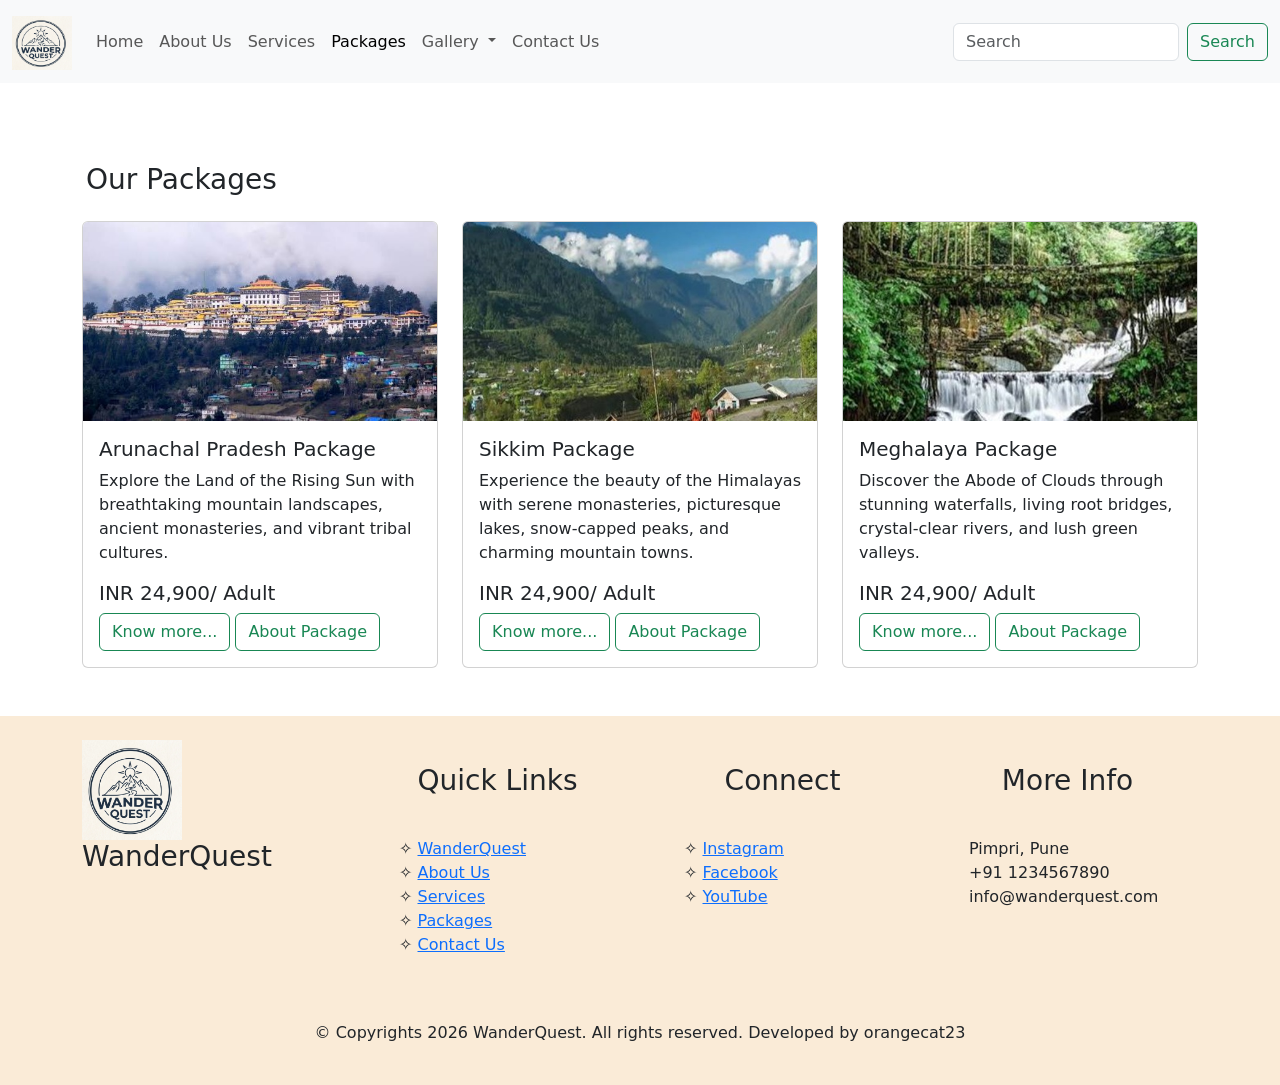
<file: packages.html>
<!doctype html>
<html lang="en">

<head>
    <meta charset="utf-8">
    <meta name="viewport" content="width=device-width, initial-scale=1">
    <title>Packages</title>
    <link href="https://cdn.jsdelivr.net/npm/bootstrap@5.3.8/dist/css/bootstrap.min.css" rel="stylesheet"
        integrity="sha384-sRIl4kxILFvY47J16cr9ZwB07vP4J8+LH7qKQnuqkuIAvNWLzeN8tE5YBujZqJLB" crossorigin="anonymous">
    <link rel="stylesheet" href="css/index.css">
</head>

<body>
    <!-- header starts -->
    <header>
        <nav class="navbar navbar-expand-lg bg-body-tertiary">
            <div class="container-fluid">
                <a class="navbar-brand" href="index.html">
                    <img src="images/logo.webp" alt="Logo" width="60" height="54" class="d-inline-block align-text-top">
                    <!-- WanderQuest -->
                </a>
                <button class="navbar-toggler" type="button" data-bs-toggle="collapse"
                    data-bs-target="#navbarSupportedContent" aria-controls="navbarSupportedContent"
                    aria-expanded="false" aria-label="Toggle navigation">
                    <span class="navbar-toggler-icon"></span>
                </button>
                <div class="collapse navbar-collapse" id="navbarSupportedContent">
                    <ul class="navbar-nav me-auto mb-2 mb-lg-0">
                        <li class="nav-item">
                            <a class="nav-link " aria-current="page" href="index.html">Home</a>
                        </li>
                        <li class="nav-item">
                            <a class="nav-link" href="aboutus.html">About Us</a>
                        </li>
                        <li class="nav-item">
                            <a class="nav-link " aria-current="page" href="services.html">Services</a>
                        </li>
                        <li class="nav-item ">
                            <a class="nav-link active " aria-current="page" href="packages.html">Packages</a>
                        </li>
                        <li class="nav-item dropdown">
                            <a class="nav-link dropdown-toggle" href="Gallery" role="button" data-bs-toggle="dropdown"
                                aria-expanded="false">
                                Gallery
                            </a>
                            <ul class="dropdown-menu">
                                <li><a class="dropdown-item" href="photos.html">Photos</a></li>
                                <li>
                                    <hr class="dropdown-divider">
                                </li>
                                <li><a class="dropdown-item" href="videos.html">Videos</a></li>
                                <!-- <li><hr class="dropdown-divider"></li> -->
                                <!-- <li><a class="dropdown-item" href="#">Something else here</a></li> -->
                            </ul>
                        </li>
                        <li class="nav-item">
                            <a class="nav-link " aria-current="page" href="contactus.html">Contact Us</a>
                        </li>
                        <!-- <li class="nav-item">
          <a class="nav-link disabled" aria-disabled="true">Disabled</a>
        </li> -->
                    </ul>
                    <form class="d-flex" role="search">
                        <input class="form-control me-2" type="search" placeholder="Search" aria-label="Search" />
                        <button class="btn btn-outline-success" type="submit">Search</button>
                    </form>
                </div>
            </div>
        </nav>
    </header>
    <!-- header ends -->

    <main>
        <!-- package section starts -->
        <section class=" mt-5 p-3">
            <div class="container">
                <div class="row">
                    <h3 class="p-3">Our Packages</h1>
                        <div class="col-md-4">

                            <div class="card mb-2">
                                <img src="images/ap1.jpg" class="card-img-top" alt="monastery on mountain">
                                <div class="card-body">
                                    <h5 class="card-title">Arunachal Pradesh Package</h5>
                                    <p class="card-text">Explore the Land of the Rising Sun with breathtaking mountain
                                        landscapes, ancient monasteries, and vibrant tribal cultures.</p>
                                    <h5>INR 24,900/ Adult</h5>
                                    <a href="https://en.wikipedia.org/wiki/Arunachal_Pradesh"
                                        class="btn btn-outline-success b">Know more...</a>
                                    <button type="button" class="btn btn-outline-success b" data-bs-toggle="modal"
                                        data-bs-target="#arunachalModal">
                                        About Package
                                    </button>
                                </div>
                            </div>


                        </div>
                        <div class="col-md-4">

                            <div class="card mb-2">
                                <img src="images/sikkim1.jpg" class="card-img-top" alt="monastery on mountain">
                                <div class="card-body">
                                    <h5 class="card-title">Sikkim Package</h5>
                                    <p class="card-text">Experience the beauty of the Himalayas with serene monasteries,
                                        picturesque lakes, snow-capped peaks, and charming mountain towns.</p>
                                    <h5>INR 24,900/ Adult</h5>
                                    <a href="https://en.wikipedia.org/wiki/Sikkim"
                                        class="btn btn-outline-success b">Know
                                        more...</a>
                                    <button type="button" class="btn btn-outline-success b" data-bs-toggle="modal"
                                        data-bs-target="#sikkimModal">
                                        About Package
                                    </button>
                                </div>
                            </div>

                        </div>
                        <div class="col-md-4">

                            <div class="card mb-2">
                                <img src="images/meghalaya1.jpg" class="card-img-top" alt="monastery on mountain">
                                <div class="card-body">
                                    <h5 class="card-title">Meghalaya Package</h5>
                                    <p class="card-text">Discover the Abode of Clouds through stunning waterfalls,
                                        living
                                        root bridges, crystal-clear rivers, and lush green valleys.</p>
                                    <h5>INR 24,900/ Adult</h5>
                                    <a href="https://en.wikipedia.org/wiki/Meghalaya"
                                        class="btn btn-outline-success b">Know
                                        more...</a>
                                    <button type="button" class="btn btn-outline-success b" data-bs-toggle="modal"
                                        data-bs-target="#meghalayaModal">
                                        About Package
                                    </button>
                                </div>
                            </div>
                        </div>
                </div>
            </div>
        </section>
        <!-- packages section ends -->
        <!-- arunachal modal start -->
        <div class="modal fade" id="arunachalModal" tabindex="-1" aria-labelledby="arunachalModalLabel"
            aria-hidden="true">
            <div class="modal-dialog modal-xl modal-dialog-centered modal-dialog-scrollable">
                <div class="modal-content">
                    <div class="modal-header">
                        <h1 class="modal-title fs-5" id="arunachalModalLabel">Arunachal Pradesh Package</h1>
                        <button type="button" class="btn-close" data-bs-dismiss="modal" aria-label="Close"></button>
                    </div>
                    <div class="modal-body bg-c">
                        <div class="container">
                            <div class="row">
                                <div class="col-md-4">
                                    <img src="images/ap3.jpg" class="img-fluid" alt="Arunachal Pradesh">
                                </div>
                                <div class="col-md-8">
                                    <h6>Arunachal Pradesh Adventure</h6>
                                    <p class="lead">Duration: 6 Days / 5 Nights</p>
                                    <p>
                                        Experience the breathtaking beauty of Arunachal Pradesh, known as the "Land of
                                        the Rising Sun." This package takes you through majestic mountain landscapes,
                                        serene monasteries, picturesque valleys, and vibrant tribal cultures, offering a
                                        perfect blend of adventure and cultural exploration.</p>

                                </div>
                                <div class="col-md-4">
                                    <p>Package Highlights:
                                    <ul>
                                        <li>Visit the famous Tawang Monastery, one of the largest monasteries in
                                            India.</li>
                                        <li>Explore the scenic Sela Pass and its stunning high-altitude lake.</li>
                                        <li>Discover the rich traditions and heritage of local tribal communities.</li>
                                        <li>Enjoy breathtaking views of the Eastern Himalayas.</li>
                                        <li>Experience local cuisine and authentic cultural performances.</li>
                                    </ul>
                                    </p>
                                </div>
                                <div class="col-md-4">
                                    <p>Package Includes:
                                    <ul>
                                        <li>Accommodation in comfortable hotels.</li>
                                        <li>Daily breakfast and dinner.</li>
                                        <li>Private transportation for sightseeing and transfers.</li>
                                        <li>Guided tours to major attractions.</li>
                                        <li>All necessary permits for travel within Arunachal Pradesh.</li>
                                    </ul>
                                    </p>

                                </div>
                                <div class="col-md-4">

                                    <img src="images/ap2.jpg" alt="arunachal pradesh" class="img-fluid">
                                </div>
                                <div class="col-md-8">
                                    <img src="images/arunachal.jpg" alt="banner" class="img-fluid">
                                </div>
                                <div class="col-md-4">
                                    <p class="lead">Starting Price: ₹18,999 per person</p>
                                    <p>Best Time to Visit: October to April</p>
                                    <p>Perfect For: Adventure seekers, nature lovers, photographers, and cultural
                                        explorers</p>
                                </div>
                            </div>
                        </div>
                    </div>
                    <div class="modal-footer">
                        <button type="button" class="btn btn-outline-success b" data-bs-dismiss="modal">Book
                            Now</button>
                        <button type="button" class="btn btn-outline-success b" data-bs-dismiss="modal">Close</button>
                    </div>
                </div>
            </div>
        </div>



        <!-- arunachal modal end  -->

        <!-- sikkim modal start -->
        <div class="modal fade" id="sikkimModal" tabindex="-1" aria-labelledby="sikkimModalLabel" aria-hidden="true">
            <div class="modal-dialog modal-xl modal-dialog-centered modal-dialog-scrollable">
                <div class="modal-content">
                    <div class="modal-header">
                        <h1 class="modal-title fs-5" id="sikkimModalLabel">Sikkim Package</h1>
                        <button type="button" class="btn-close" data-bs-dismiss="modal" aria-label="Close"></button>
                    </div>
                    <div class="modal-body bg-c">
                        <div class="container">
                            <div class="row">
                                <div class="col-md-4">
                                    <img src="images/sikkim3.jpg" class="img-fluid" alt="Sikkim">
                                </div>
                                <div class="col-md-8">
                                    <h6>Sikkim Himalayan Escape</h6>
                                    <p class="lead">Duration: 6 Days / 5 Nights</p>
                                    <p>
                                        Discover the enchanting beauty of Sikkim, a Himalayan paradise known for its
                                        snow-capped mountains, peaceful monasteries, crystal-clear lakes, and vibrant
                                        culture. This package offers the perfect balance of relaxation, sightseeing, and
                                        adventure amidst some of India's most spectacular landscapes.</p>

                                </div>
                                <div class="col-md-4">
                                    <p>Package Highlights:
                                    <ul>
                                        <li>Explore the vibrant city of Gangtok and its popular attractions.</li>
                                        <li>Visit the stunning Tsomgo Lake surrounded by majestic mountains.</li>
                                        <li>Experience the beauty of Nathula Pass near the Indo-China border.</li>
                                        <li>Discover ancient Buddhist monasteries and local traditions.</li>
                                        <li>Enjoy breathtaking views of the Himalayan mountain ranges.</li>
                                    </ul>
                                    </p>
                                </div>
                                <div class="col-md-4">
                                    <p>Package Includes:
                                    <ul>
                                        <li>Accommodation in comfortable hotels.</li>
                                        <li>Daily breakfast and dinner.</li>
                                        <li>Private transportation for sightseeing and transfers.</li>
                                        <li>Guided tours to major attractions.</li>
                                        <li>Assistance with permits for restricted areas.</li>
                                    </ul>
                                    </p>

                                </div>
                                <div class="col-md-4">

                                    <img src="images/sikkim2.jpg" alt="sikkim" class="img-fluid">
                                </div>
                                <div class="col-md-8">
                                    <img src="images/sikkim.jpg" alt="banner" class="img-fluid">
                                </div>
                                <div class="col-md-4">
                                    <p class="lead">Starting Price: ₹17,999 per person</p>
                                    <p>Best Time to Visit: March to June and September to November</p>
                                    <p>Perfect For: Nature enthusiasts, honeymooners, families, adventure seekers, and
                                        photography lovers.</p>
                                </div>
                            </div>
                        </div>
                    </div>
                    <div class="modal-footer">
                        <button type="button" class="btn btn-outline-success b" data-bs-dismiss="modal">Book
                            Now</button>
                        <button type="button" class="btn btn-outline-success b" data-bs-dismiss="modal">Close</button>
                    </div>
                </div>
            </div>
        </div>


        <!-- sikkim modal end -->
        <!-- meghalaya modal start -->
        <div class="modal fade" id="meghalayaModal" tabindex="-1" aria-labelledby="meghalayaModalLabel"
            aria-hidden="true">
            <div class="modal-dialog modal-xl modal-dialog-centered modal-dialog-scrollable">
                <div class="modal-content">
                    <div class="modal-header">
                        <h1 class="modal-title fs-5" id="meghalayaModalLabel">Meghalaya Package</h1>
                        <button type="button" class="btn-close" data-bs-dismiss="modal" aria-label="Close"></button>
                    </div>
                    <div class="modal-body bg-c">
                        <div class="container">
                            <div class="row">
                                <div class="col-md-4">
                                    <img src="images/meghalaya2.jpg" class="img-fluid" alt="Meghalaya">
                                </div>
                                <div class="col-md-8">
                                    <h6>Meghalaya Nature Explorer</h6>
                                    <p class="lead">Duration: 5 Days / 4 Nights</p>
                                    <p>
                                        Explore the breathtaking landscapes of Meghalaya, the "Abode of Clouds,"
                                        renowned for its lush green hills, cascading waterfalls, crystal-clear rivers,
                                        and unique living root bridges. This package offers a perfect blend of nature,
                                        adventure, and cultural experiences.</p>

                                </div>
                                <div class="col-md-4">
                                    <p>Package Highlights:
                                    <ul>
                                        <li>Visit the famous Living Root Bridges of Cherrapunji.</li>
                                        <li>Experience the crystal-clear waters of the Dawki River.</li>
                                        <li>Explore the stunning Nohkalikai and Seven Sisters Waterfalls.</li>
                                        <li>Discover the charming city of Shillong and its local attractions.</li>
                                        <li>Enjoy scenic drives through picturesque valleys and rolling hills.</li>
                                    </ul>
                                    </p>
                                </div>
                                <div class="col-md-4">
                                    <p>Package Includes:
                                    <ul>
                                        <li>Accommodation in comfortable hotels.</li>
                                        <li>Daily breakfast and dinner.</li>
                                        <li>Transportation for sightseeing and transfers.</li>
                                        <li>Guided tours to major attractions.</li>
                                        <li>Entry assistance for selected tourist sites.</li>
                                    </ul>
                                    </p>

                                </div>
                                <div class="col-md-4">

                                    <img src="images/meghalaya3.jpg" alt="meghalaya" class="img-fluid">
                                </div>
                                <div class="col-md-8">
                                    <picture>
                                        <img src="images/meghalaya.jpg" alt="banner" class="img-fluid">
                                    </picture>
                                </div>
                                <div class="col-md-4">
                                    <p class="lead">Starting Price: ₹15,999 per person</p>
                                    <p>Best Time to Visit: October to May</p>
                                    <p>Perfect For: Nature lovers, adventure enthusiasts, families, couples, and
                                        photography enthusiasts seeking a refreshing getaway amidst breathtaking natural
                                        beauty.</p>
                                </div>
                            </div>
                        </div>
                    </div>
                    <div class="modal-footer">
                        <button type="button" class="btn btn-outline-success b" data-bs-dismiss="modal">Book
                            Now</button>
                        <button type="button" class="btn btn-outline-success b" data-bs-dismiss="modal">Close</button>
                    </div>
                </div>
            </div>
        </div>


        <!-- meghalaya modal end -->
    </main>


    <!-- footer section starts -->
    <footer>
        <section class="bg-c p-4 mt-4">
            <div class="container mb-5">
                <div class="row">
                    <div class="col-md-3">
                        <div class="logo">
                            <picture>
                                <img src="images/logo.webp" alt="logo" class="img-fluid align-center" />
                            </picture>
                            <div>
                                <h3>WanderQuest</h3>
                            </div>

                        </div>


                    </div>
                    <div class="col-md-3 mt-4">
                        <h3 class="text-center">Quick Links</h3>
                        <ul class=" list bg-c">
                            <li>&#10023; <a href="index.html">WanderQuest</a></li>
                            <li>&#10023; <a href="aboutus.html">About Us</a></li>
                            <li>&#10023; <a href="services.html">Services</a></li>
                            <li>&#10023; <a href="packages.html">Packages</a></li>
                            <li>&#10023; <a href="contactus.html">Contact Us</a></li>
                        </ul>
                    </div>
                    <div class="col-md-3 mt-4">
                        <h3 class="text-center">Connect </h3>
                        <ul class="list bg-c">
                            <li>&#10023; <a href="https://www.instagram.com/">Instagram</a></li>
                            <li>&#10023; <a href="https://www.facebook.com/">Facebook</a></li>
                            <li>&#10023; <a href="https://www.youtube.com/">YouTube</a></li>

                        </ul>
                    </div>
                    <div class="col-md-3 mt-4">
                        <h3 class="text-center">More Info</h3>
                        <ul class=" list bg-c">
                            <li>Pimpri, Pune</li>
                            <li>+91 1234567890</li>
                            <li>info@wanderquest.com</li>

                        </ul>
                    </div>
                </div>
            </div>
            <!-- bottom footer start -->
            <div>
                <p class="text-center"> &copy; Copyrights 2026 WanderQuest. All rights reserved. Developed by
                    orangecat23</p>
            </div>
            <!-- bottom footer end -->
        </section>
    </footer>
    <!-- footer section ends -->



    <script src="https://cdn.jsdelivr.net/npm/bootstrap@5.3.8/dist/js/bootstrap.bundle.min.js"
        integrity="sha384-FKyoEForCGlyvwx9Hj09JcYn3nv7wiPVlz7YYwJrWVcXK/BmnVDxM+D2scQbITxI"
        crossorigin="anonymous"></script>
</body>

</html>
</file>
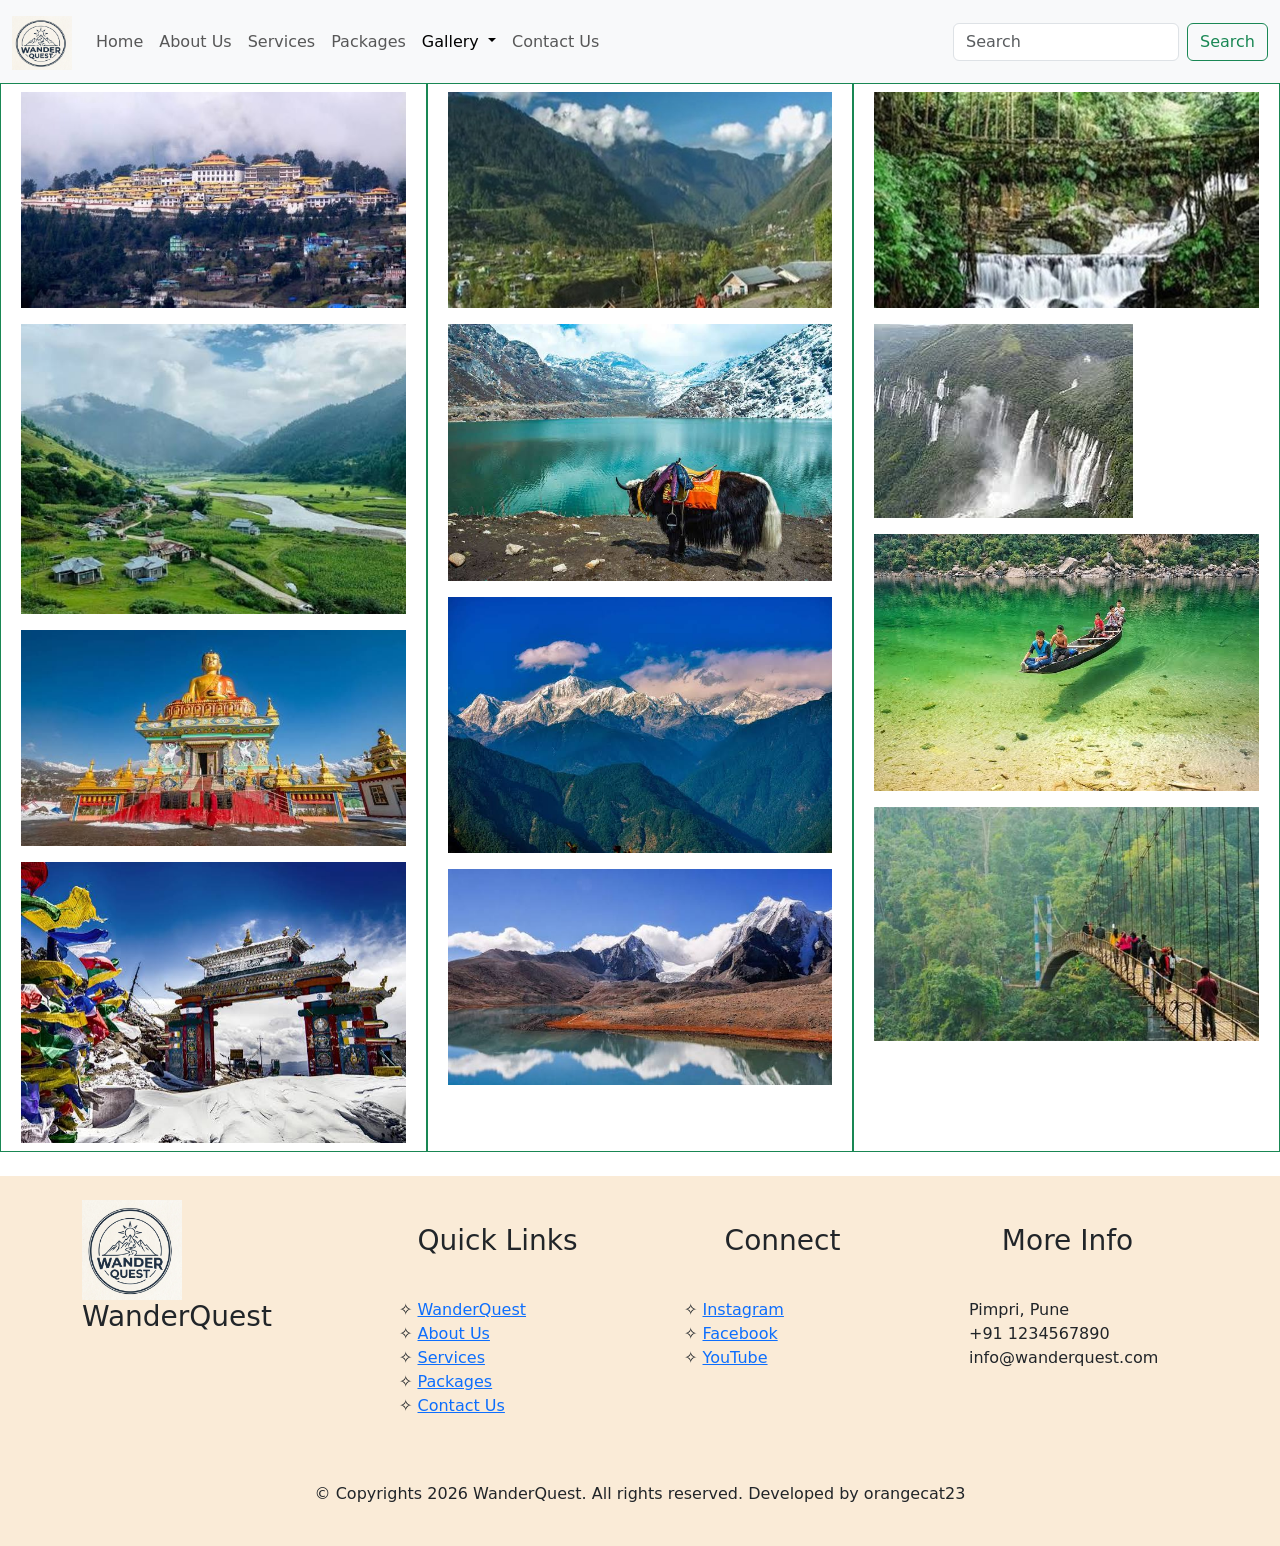
<file: photos.html>
<!doctype html>
<html lang="en">

<head>
    <meta charset="utf-8">
    <meta name="viewport" content="width=device-width, initial-scale=1">
    <title>Photos</title>
    <link href="https://cdn.jsdelivr.net/npm/bootstrap@5.3.8/dist/css/bootstrap.min.css" rel="stylesheet"
        integrity="sha384-sRIl4kxILFvY47J16cr9ZwB07vP4J8+LH7qKQnuqkuIAvNWLzeN8tE5YBujZqJLB" crossorigin="anonymous">
    <link rel="stylesheet" href="css/index.css">
</head>

<body>
    <!-- header starts -->
    <header>
        <nav class="navbar navbar-expand-lg bg-body-tertiary">
            <div class="container-fluid">
                <a class="navbar-brand" href="index.html">
                    <img src="images/logo.webp" alt="Logo" width="60" height="54" class="d-inline-block align-text-top">
                    <!-- WanderQuest -->
                </a>
                <button class="navbar-toggler" type="button" data-bs-toggle="collapse"
                    data-bs-target="#navbarSupportedContent" aria-controls="navbarSupportedContent"
                    aria-expanded="false" aria-label="Toggle navigation">
                    <span class="navbar-toggler-icon"></span>
                </button>
                <div class="collapse navbar-collapse" id="navbarSupportedContent">
                    <ul class="navbar-nav me-auto mb-2 mb-lg-0">
                        <li class="nav-item">
                            <a class="nav-link " aria-current="page" href="index.html">Home</a>
                        </li>
                        <li class="nav-item">
                            <a class="nav-link" href="aboutus.html">About Us</a>
                        </li>
                        <li class="nav-item">
                            <a class="nav-link " aria-current="page" href="services.html">Services</a>
                        </li>
                        <li class="nav-item">
                            <a class="nav-link " aria-current="page" href="packages.html">Packages</a>
                        </li>
                        <li class="nav-item dropdown">
                            <a class="nav-link dropdown-toggle active" href="Gallery" role="button"
                                data-bs-toggle="dropdown" aria-expanded="false">
                                Gallery
                            </a>
                            <ul class="dropdown-menu">
                                <li><a class="dropdown-item active" href="photos.html">Photos</a></li>
                                <li>
                                    <hr class="dropdown-divider">
                                </li>
                                <li><a class="dropdown-item" href="videos.html">Videos</a></li>
                                <!-- <li><hr class="dropdown-divider"></li> -->
                                <!-- <li><a class="dropdown-item" href="#">Something else here</a></li> -->
                            </ul>
                        </li>
                        <li class="nav-item">
                            <a class="nav-link " aria-current="page" href="contactus.html">Contact Us</a>
                        </li>
                        <!-- <li class="nav-item">
          <a class="nav-link disabled" aria-disabled="true">Disabled</a>
        </li> -->
                    </ul>
                    <form class="d-flex" role="search">
                        <input class="form-control me-2" type="search" placeholder="Search" aria-label="Search" />
                        <button class="btn btn-outline-success" type="submit">Search</button>
                    </form>
                </div>
            </div>
        </nav>
    </header>
    <!-- header ends -->
    <main>
        <section>
            <div class="container-fluid">
                <div class="row">
                    <div class="col-md-4 border border-success">
                        <picture>
                            <img class="img-fluid p-2" src="images/ap1.jpg" alt="">

                            <img class="img-fluid p-2" src="images/ap2.jpg" alt="">
                            <img class="img-fluid p-2" src="images/ap3.jpg" alt="">
                            <img class="img-fluid p-2" src="images/ap4.jpg" alt="">

                        </picture>
                    </div>
                    <div class="col-md-4 border border-success">
                        <picture>
                            <img class="img-fluid p-2" src="images/sikkim1.jpg" alt="">
                            <img class="img-fluid p-2" src="images/sikkim2.jpg" alt="">
                            <img class="img-fluid p-2" src="images/sikkim3.jpg" alt="">
                            <img class="img-fluid p-2" src="images/sikkim4.jpg" alt="">

                        </picture>

                    </div>
                    <div class="col-md-4 border border-success">
                        <picture>
                            <img class="img-fluid p-2" src="images/meghalaya1.jpg" alt="">
                            <img class="img-fluid p-2" src="images/meghalaya2.jpg" alt="">
                            <img class="img-fluid p-2" src="images/meghalaya3.jpg" alt="">
                            <img class="img-fluid p-2" src="images/meghalaya4.jpg" alt="">

                        </picture>
                    </div>

                </div>
            </div>

        </section>
    </main>

    <!-- footer section starts -->
    <footer>
        <section class="bg-c p-4 mt-4">
            <div class="container mb-5">
                <div class="row">
                    <div class="col-md-3">
                        <div class="logo">
                            <picture>
                                <img src="images/logo.webp" alt="logo" class="img-fluid align-center" />
                            </picture>
                            <div>
                                <h3>WanderQuest</h3>
                            </div>

                        </div>


                    </div>
                    <div class="col-md-3 mt-4">
                        <h3 class="text-center">Quick Links</h3>
                        <ul class=" list bg-c">
                            <li>&#10023; <a href="index.html">WanderQuest</a></li>
                            <li>&#10023; <a href="aboutus.html">About Us</a></li>
                            <li>&#10023; <a href="services.html">Services</a></li>
                            <li>&#10023; <a href="packages.html">Packages</a></li>
                            <li>&#10023; <a href="contactus.html">Contact Us</a></li>
                        </ul>
                    </div>
                    <div class="col-md-3 mt-4">
                        <h3 class="text-center">Connect </h3>
                        <ul class="list bg-c">
                            <li>&#10023; <a href="https://www.instagram.com/">Instagram</a></li>
                            <li>&#10023; <a href="https://www.facebook.com/">Facebook</a></li>
                            <li>&#10023; <a href="https://www.youtube.com/">YouTube</a></li>

                        </ul>
                    </div>
                    <div class="col-md-3 mt-4">
                        <h3 class="text-center">More Info</h3>
                        <ul class=" list bg-c">
                            <li>Pimpri, Pune</li>
                            <li>+91 1234567890</li>
                            <li>info@wanderquest.com</li>

                        </ul>
                    </div>
                </div>
            </div>
            <!-- bottom footer start -->
            <div>
                <p class="text-center"> &copy; Copyrights 2026 WanderQuest. All rights reserved. Developed by
                    orangecat23</p>
            </div>
            <!-- bottom footer end -->
        </section>
    </footer>
    <!-- footer section ends -->



    <script src="https://cdn.jsdelivr.net/npm/bootstrap@5.3.8/dist/js/bootstrap.bundle.min.js"
        integrity="sha384-FKyoEForCGlyvwx9Hj09JcYn3nv7wiPVlz7YYwJrWVcXK/BmnVDxM+D2scQbITxI"
        crossorigin="anonymous"></script>
</body>

</html>
</file>
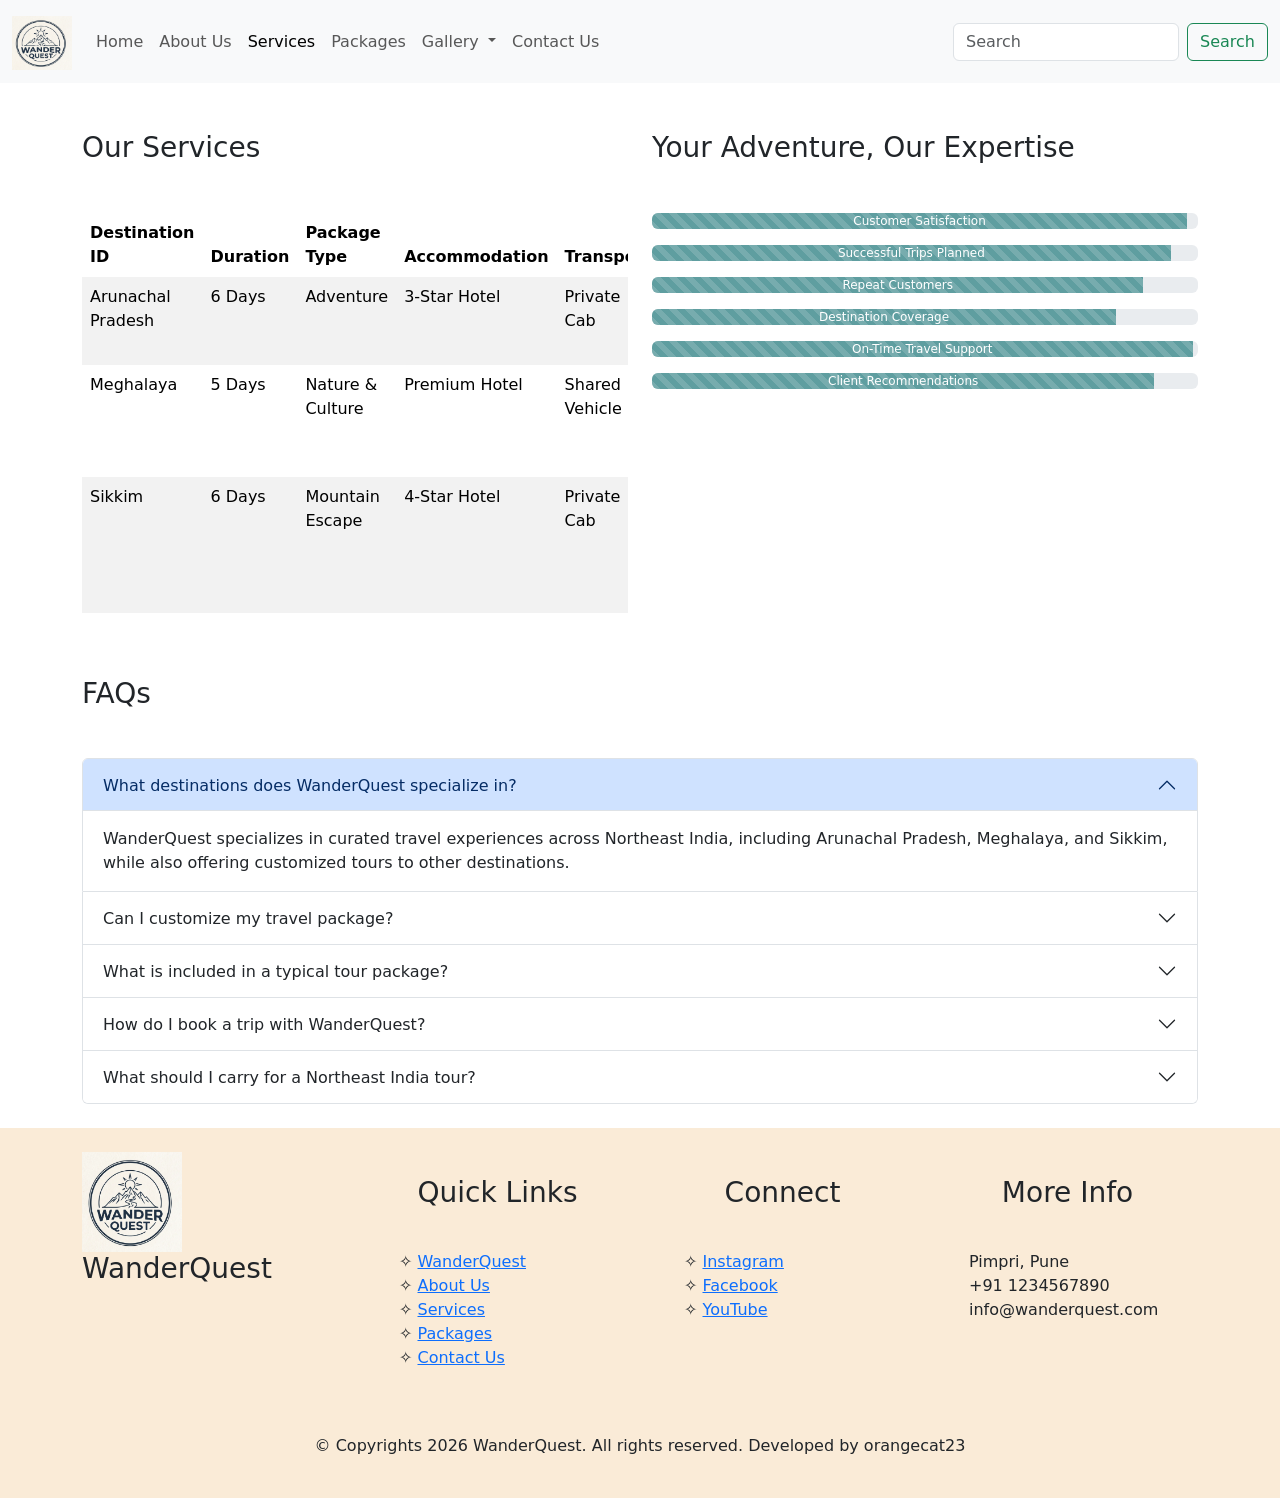
<file: services.html>
<!doctype html>
<html lang="en">

<head>
    <meta charset="utf-8">
    <meta name="viewport" content="width=device-width, initial-scale=1">
    <title>Services</title>
    <link href="https://cdn.jsdelivr.net/npm/bootstrap@5.3.8/dist/css/bootstrap.min.css" rel="stylesheet"
        integrity="sha384-sRIl4kxILFvY47J16cr9ZwB07vP4J8+LH7qKQnuqkuIAvNWLzeN8tE5YBujZqJLB" crossorigin="anonymous">
    <link rel="stylesheet" href="css/index.css">
</head>

<body>
    <!-- header starts -->
    <header>
        <nav class="navbar navbar-expand-lg bg-body-tertiary">
            <div class="container-fluid">
                <a class="navbar-brand" href="index.html">
                    <img src="images/logo.webp" alt="Logo" width="60" height="54" class="d-inline-block align-text-top">
                    <!-- WanderQuest -->
                </a>
                <button class="navbar-toggler" type="button" data-bs-toggle="collapse"
                    data-bs-target="#navbarSupportedContent" aria-controls="navbarSupportedContent"
                    aria-expanded="false" aria-label="Toggle navigation">
                    <span class="navbar-toggler-icon"></span>
                </button>
                <div class="collapse navbar-collapse" id="navbarSupportedContent">
                    <ul class="navbar-nav me-auto mb-2 mb-lg-0">
                        <li class="nav-item">
                            <a class="nav-link " aria-current="page" href="index.html">Home</a>
                        </li>
                        <li class="nav-item">
                            <a class="nav-link" href="aboutus.html">About Us</a>
                        </li>
                        <li class="nav-item">
                            <a class="nav-link active" aria-current="page" href="services.html">Services</a>
                        </li>
                        <li class="nav-item">
                            <a class="nav-link " aria-current="page" href="packages.html">Packages</a>
                        </li>
                        <li class="nav-item dropdown">
                            <a class="nav-link dropdown-toggle" href="Gallery" role="button" data-bs-toggle="dropdown"
                                aria-expanded="false">
                                Gallery
                            </a>
                            <ul class="dropdown-menu">
                                <li><a class="dropdown-item" href="photos.html">Photos</a></li>
                                <li>
                                    <hr class="dropdown-divider">
                                </li>
                                <li><a class="dropdown-item" href="videos.html">Videos</a></li>
                                <!-- <li><hr class="dropdown-divider"></li> -->
                                <!-- <li><a class="dropdown-item" href="#">Something else here</a></li> -->
                            </ul>
                        </li>
                        <li class="nav-item">
                            <a class="nav-link " aria-current="page" href="contactus.html">Contact Us</a>
                        </li>
                        <!-- <li class="nav-item">
          <a class="nav-link disabled" aria-disabled="true">Disabled</a>
        </li> -->
                    </ul>
                    <form class="d-flex" role="search">
                        <input class="form-control me-2" type="search" placeholder="Search" aria-label="Search" />
                        <button class="btn btn-outline-success" type="submit">Search</button>
                    </form>
                </div>
            </div>
        </nav>
    </header>
    <!-- header ends -->
    <!-- main section start -->
    <main>
        <!-- services section starts -->
        <!-- <section class="mt-5">
            <div class="container p-4">
                <div class="row">
                    <h3>Our Services</h3>
                    <div class="col-md-6 mt-2">
                        <ul class="list-group list-group-flush">
                            <li class="list-group-item">Customized Tour Packages</li>
                            <li class="list-group-item">Hotel Reservations</li>
                            <li class="list-group-item">Flight Booking Assistance</li>
                            <li class="list-group-item">Transportation Arrangements</li>
                            <li class="list-group-item">Adventure Tours</li>
                        </ul>
                    </div>
                    <div class="col-md-6 mt-2">
                        <ul class="list-group list-group-flush">
                            <li class="list-group-item">Group Travel Planning</li>
                            <li class="list-group-item">Honeymoon Packages</li>
                            <li class="list-group-item">Sightseeing Tours</li>
                            <li class="list-group-item">Travel Consultation</li>
                            <li class="list-group-item">24/7 Customer Support</li>
                        </ul>
                    </div>
                </div>
            </div>
        </section> -->
        <!-- services section ends -->
        <!-- table and progress bar section starts -->
        <section>
            <div class="container">
                <div class="row">

                    <div class="col-md-6">
                        <h3 class="mt-5 mb-5">Our Services</h3>
                        <div class="table-responsive">
                            <table class="table table-borderless table-striped table-hover">
                                <thead>
                                    <tr>
                                        <th>Destination ID</th>
                                        <th>Duration</th>
                                        <th>Package Type</th>
                                        <th>Accommodation</th>
                                        <th>Transport</th>
                                        <th>Highlights</th>
                                        <th>Starting Price</th>
                                    </tr>
                                </thead>
                                <tbody>
                                    <tr>
                                        <td>Arunachal Pradesh</td>
                                        <td>6 Days</td>
                                        <td>Adventure</td>
                                        <td>3-Star Hotel</td>
                                        <td>Private Cab</td>
                                        <td>Tawang Monastery, Sela Pass</td>
                                        <td>₹18,999</td>
                                    </tr>
                                    <tr>
                                        <td>Meghalaya</td>
                                        <td>5 Days</td>
                                        <td>Nature & Culture</td>
                                        <td>Premium Hotel</td>
                                        <td>Shared Vehicle</td>
                                        <td>Dawki River, Living Root Bridges</td>
                                        <td>₹15,999</td>
                                    </tr>
                                    <tr>
                                        <td>Sikkim</td>
                                        <td>6 Days</td>
                                        <td>Mountain Escape</td>
                                        <td>4-Star Hotel</td>
                                        <td>Private Cab</td>
                                        <td>Gangtok, Tsomgo Lake, Nathula Pass</td>
                                        <td>₹17,999</td>
                                    </tr>
                                </tbody>
                            </table>
                        </div>
                    </div>

                    <div class="col-md-6">
                        <h3 class="mt-5 mb-5">Your Adventure, Our Expertise</h3>
                        <div class="progress mb-3" role="progressbar" aria-label="Basic example" aria-valuenow="0"
                            aria-valuemin="0" aria-valuemax="100">
                            <div class="progress-bar progress-bar-striped progress-bar-animated bg-c2"
                                style="width: 98%">
                                Customer Satisfaction
                            </div>
                        </div>
                        <div class="progress mb-3" role="progressbar" aria-label="Basic example" aria-valuenow="25"
                            aria-valuemin="0" aria-valuemax="100">
                            <div class="progress-bar progress-bar-striped progress-bar-animated bg-c2"
                                style="width: 95%">
                                Successful Trips Planned
                            </div>
                        </div>
                        <div class="progress mb-3" role="progressbar" aria-label="Basic example" aria-valuenow="50"
                            aria-valuemin="0" aria-valuemax="100">
                            <div class="progress-bar progress-bar-striped progress-bar-animated bg-c2"
                                style="width: 90%">
                                Repeat Customers
                            </div>
                        </div>
                        <div class="progress mb-3" role="progressbar" aria-label="Basic example" aria-valuenow="75"
                            aria-valuemin="0" aria-valuemax="100">
                            <div class="progress-bar progress-bar-striped progress-bar-animated bg-c2"
                                style="width: 85%">
                                Destination Coverage
                            </div>
                        </div>
                        <div class="progress mb-3" role="progressbar" aria-label="Basic example" aria-valuenow="100"
                            aria-valuemin="0" aria-valuemax="100">
                            <div class="progress-bar progress-bar-striped progress-bar-animated bg-c2"
                                style="width: 99%">
                                On-Time Travel Support
                            </div>

                        </div>
                        <div class="progress mb-3" role="progressbar" aria-label="Basic example" aria-valuenow="100"
                            aria-valuemin="0" aria-valuemax="100">
                            <div class="progress-bar progress-bar-striped progress-bar-animated bg-c2"
                                style="width: 92%">
                                Client Recommendations
                            </div>
                        </div>
                    </div>
                </div>
        </section>
        <!-- table and progress bar section ends -->
        <!-- faq section starts -->
        <section>
            <div class="container">
                <div class="row">
                    <div class="col-md-12">
                        <h3 class="mt-5 mb-5">FAQs</h3>
                        <!-- accordion starts -->
                        <div class="accordion" id="accordionPanelsStayOpenExample">
                            <div class="accordion-item">
                                <h2 class="accordion-header">
                                    <button class="accordion-button" type="button" data-bs-toggle="collapse"
                                        data-bs-target="#panelsStayOpen-collapseOne" aria-expanded="true"
                                        aria-controls="panelsStayOpen-collapseOne">
                                        What destinations does WanderQuest specialize in?
                                    </button>
                                </h2>
                                <div id="panelsStayOpen-collapseOne" class="accordion-collapse collapse show">
                                    <div class="accordion-body">
                                        WanderQuest specializes in curated travel experiences across Northeast India,
                                        including Arunachal Pradesh, Meghalaya, and Sikkim, while also offering
                                        customized tours to other destinations.
                                    </div>
                                </div>
                            </div>
                            <div class="accordion-item">
                                <h2 class="accordion-header">
                                    <button class="accordion-button collapsed" type="button" data-bs-toggle="collapse"
                                        data-bs-target="#panelsStayOpen-collapseTwo" aria-expanded="false"
                                        aria-controls="panelsStayOpen-collapseTwo">
                                        Can I customize my travel package?
                                    </button>
                                </h2>
                                <div id="panelsStayOpen-collapseTwo" class="accordion-collapse collapse">
                                    <div class="accordion-body">
                                        Yes, all our packages can be tailored to your preferences, including travel
                                        dates, accommodation type, activities, and transportation options.
                                    </div>
                                </div>
                            </div>
                            <div class="accordion-item">
                                <h2 class="accordion-header">
                                    <button class="accordion-button collapsed" type="button" data-bs-toggle="collapse"
                                        data-bs-target="#panelsStayOpen-collapseThree" aria-expanded="false"
                                        aria-controls="panelsStayOpen-collapseThree">
                                        What is included in a typical tour package?
                                    </button>
                                </h2>
                                <div id="panelsStayOpen-collapseThree" class="accordion-collapse collapse">
                                    <div class="accordion-body">
                                        Most packages include accommodation, transportation, sightseeing, and selected
                                        meals. Specific inclusions may vary depending on the package chosen.
                                    </div>
                                </div>
                            </div>
                            <div class="accordion-item">
                                <h2 class="accordion-header">
                                    <button class="accordion-button collapsed" type="button" data-bs-toggle="collapse"
                                        data-bs-target="#panelsStayOpen-collapseFour" aria-expanded="false"
                                        aria-controls="panelsStayOpen-collapseFour">
                                        How do I book a trip with WanderQuest?
                                    </button>
                                </h2>
                                <div id="panelsStayOpen-collapseFour" class="accordion-collapse collapse">
                                    <div class="accordion-body">
                                        You can book a trip by contacting our travel consultants through our website,
                                        phone, or email. Our team will guide you through the entire booking process.
                                    </div>
                                </div>
                            </div>
                            <div class="accordion-item">
                                <h2 class="accordion-header">
                                    <button class="accordion-button collapsed" type="button" data-bs-toggle="collapse"
                                        data-bs-target="#panelsStayOpen-collapseFive" aria-expanded="false"
                                        aria-controls="panelsStayOpen-collapseFive">
                                        What should I carry for a Northeast India tour?
                                    </button>
                                </h2>
                                <div id="panelsStayOpen-collapseFive" class="accordion-collapse collapse">
                                    <div class="accordion-body">
                                        We recommend carrying comfortable clothing, suitable footwear, personal
                                        medications, valid identification documents, and weather-appropriate gear
                                        depending on the season and destination.
                                    </div>
                                </div>
                            </div>
                        </div>
                        <!-- accordion ends -->
                    </div>
                </div>
            </div>
        </section>
        <!-- faq section ends -->
    </main>
    <!-- main section end -->

    <!-- footer section starts -->
    <footer>
        <section class="bg-c p-4 mt-4">
            <div class="container mb-5">
                <div class="row">
                    <div class="col-md-3">
                        <div class="logo">
                            <picture>
                                <img src="images/logo.webp" alt="logo" class="img-fluid align-center" />
                            </picture>
                            <div>
                                <h3>WanderQuest</h3>
                            </div>

                        </div>


                    </div>
                    <div class="col-md-3 mt-4">
                        <h3 class="text-center">Quick Links</h3>
                        <ul class=" list bg-c">
                            <li>&#10023; <a href="index.html">WanderQuest</a></li>
                            <li>&#10023; <a href="aboutus.html">About Us</a></li>
                            <li>&#10023; <a href="services.html">Services</a></li>
                            <li>&#10023; <a href="packages.html">Packages</a></li>
                            <li>&#10023; <a href="contactus.html">Contact Us</a></li>
                        </ul>
                    </div>
                    <div class="col-md-3 mt-4">
                        <h3 class="text-center">Connect </h3>
                        <ul class="list bg-c">
                            <li>&#10023; <a href="https://www.instagram.com/">Instagram</a></li>
                            <li>&#10023; <a href="https://www.facebook.com/">Facebook</a></li>
                            <li>&#10023; <a href="https://www.youtube.com/">YouTube</a></li>

                        </ul>
                    </div>
                    <div class="col-md-3 mt-4">
                        <h3 class="text-center">More Info</h3>
                        <ul class=" list bg-c">
                            <li>Pimpri, Pune</li>
                            <li>+91 1234567890</li>
                            <li>info@wanderquest.com</li>

                        </ul>
                    </div>
                </div>
            </div>
            <!-- bottom footer start -->
            <div>
                <p class="text-center"> &copy; Copyrights 2026 WanderQuest. All rights reserved. Developed by
                    orangecat23</p>
            </div>
            <!-- bottom footer end -->
        </section>
    </footer>
    <!-- footer section ends -->






    <script src="https://cdn.jsdelivr.net/npm/bootstrap@5.3.8/dist/js/bootstrap.bundle.min.js"
        integrity="sha384-FKyoEForCGlyvwx9Hj09JcYn3nv7wiPVlz7YYwJrWVcXK/BmnVDxM+D2scQbITxI"
        crossorigin="anonymous"></script>
</body>

</html>
</file>
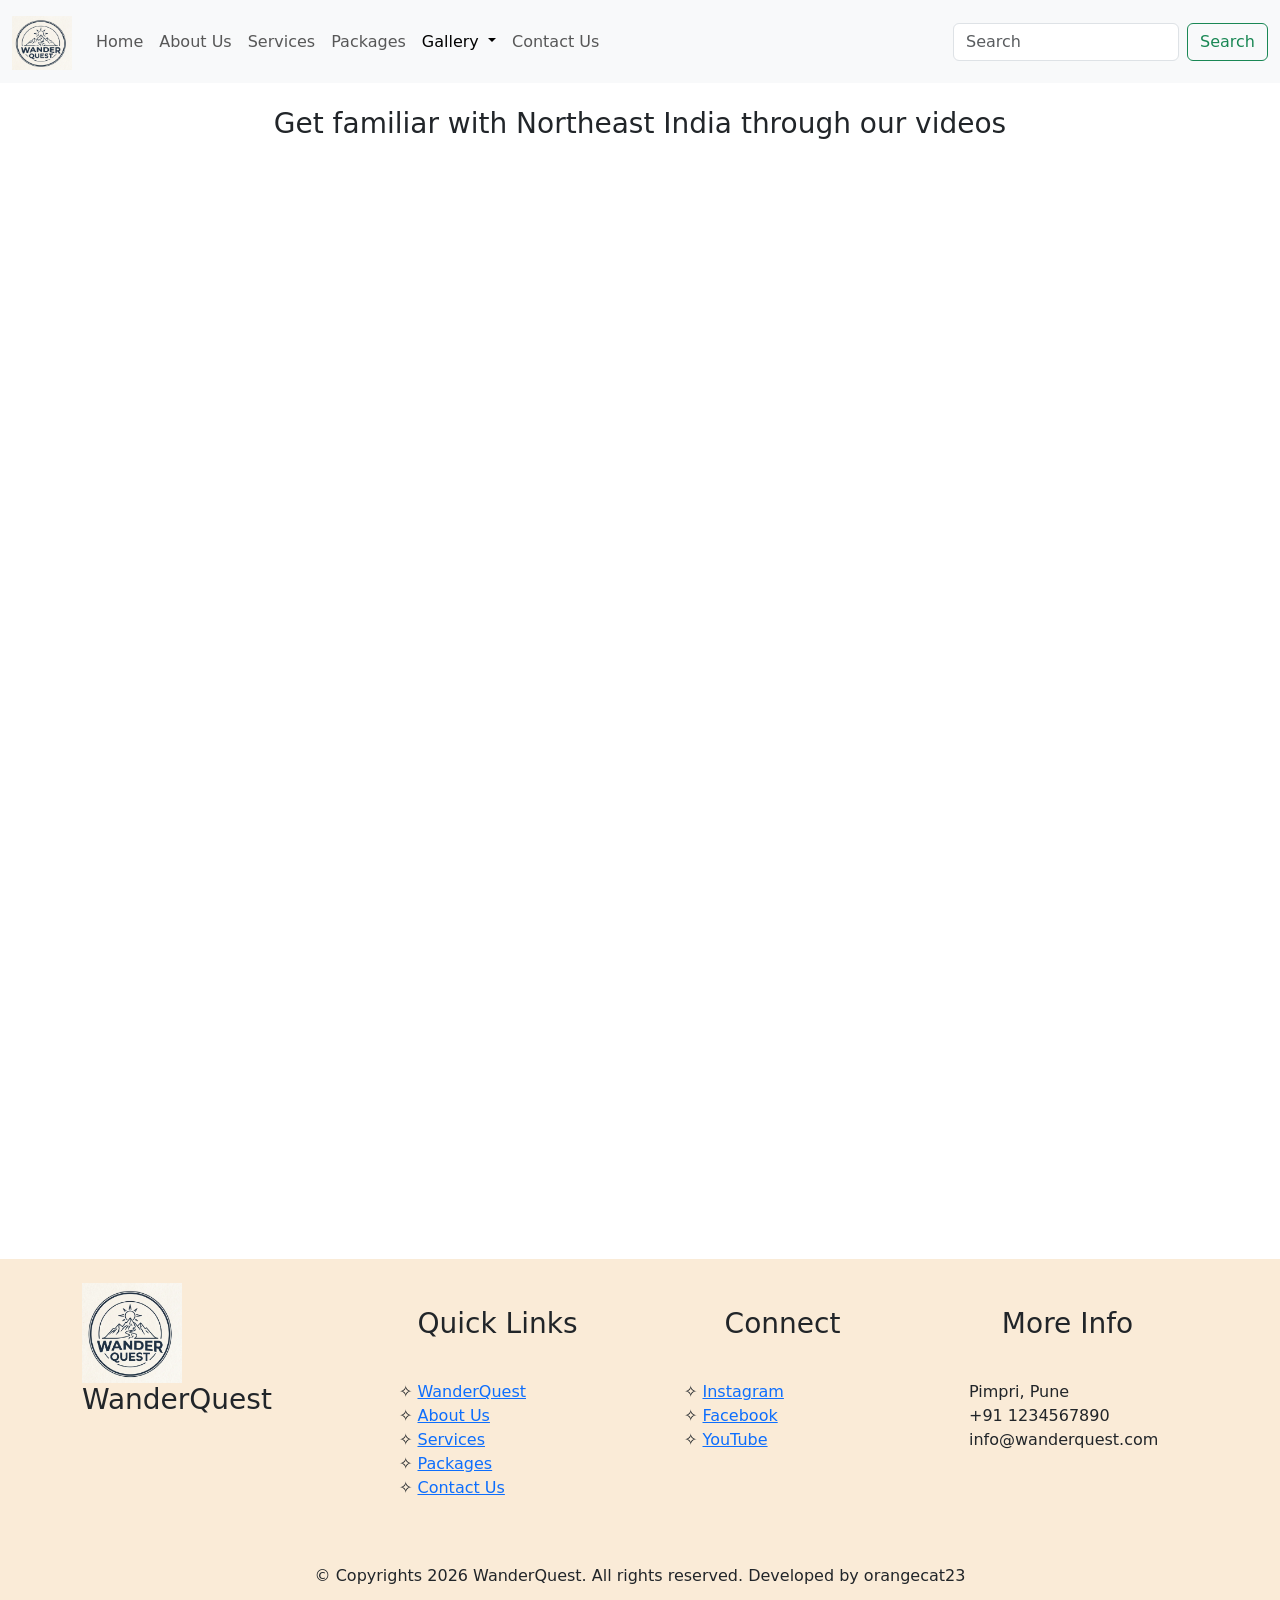
<file: videos.html>
<!doctype html>
<html lang="en">

<head>
    <meta charset="utf-8">
    <meta name="viewport" content="width=device-width, initial-scale=1">
    <title>Videos</title>
    <link href="https://cdn.jsdelivr.net/npm/bootstrap@5.3.8/dist/css/bootstrap.min.css" rel="stylesheet"
        integrity="sha384-sRIl4kxILFvY47J16cr9ZwB07vP4J8+LH7qKQnuqkuIAvNWLzeN8tE5YBujZqJLB" crossorigin="anonymous">
    <link rel="stylesheet" href="css/index.css">
</head>

<body>
    <!-- header starts -->
    <header>
        <nav class="navbar navbar-expand-lg bg-body-tertiary">
            <div class="container-fluid">
                <a class="navbar-brand" href="index.html">
                    <img src="images/logo.webp" alt="Logo" width="60" height="54" class="d-inline-block align-text-top">
                    <!-- WanderQuest -->
                </a>
                <button class="navbar-toggler" type="button" data-bs-toggle="collapse"
                    data-bs-target="#navbarSupportedContent" aria-controls="navbarSupportedContent"
                    aria-expanded="false" aria-label="Toggle navigation">
                    <span class="navbar-toggler-icon"></span>
                </button>
                <div class="collapse navbar-collapse" id="navbarSupportedContent">
                    <ul class="navbar-nav me-auto mb-2 mb-lg-0">
                        <li class="nav-item">
                            <a class="nav-link " aria-current="page" href="index.html">Home</a>
                        </li>
                        <li class="nav-item">
                            <a class="nav-link" href="aboutus.html">About Us</a>
                        </li>
                        <li class="nav-item">
                            <a class="nav-link " aria-current="page" href="services.html">Services</a>
                        </li>
                        <li class="nav-item">
                            <a class="nav-link " aria-current="page" href="packages.html">Packages</a>
                        </li>
                        <li class="nav-item dropdown">
                            <a class="nav-link dropdown-toggle active" href="Gallery" role="button"
                                data-bs-toggle="dropdown" aria-expanded="false">
                                Gallery
                            </a>
                            <ul class="dropdown-menu">
                                <li><a class="dropdown-item" href="photos.html">Photos</a></li>
                                <li>
                                    <hr class="dropdown-divider">
                                </li>
                                <li><a class="dropdown-item active" href="videos.html">Videos</a></li>
                                <!-- <li><hr class="dropdown-divider"></li> -->
                                <!-- <li><a class="dropdown-item" href="#">Something else here</a></li> -->
                            </ul>
                        </li>
                        <li class="nav-item">
                            <a class="nav-link " aria-current="page" href="contactus.html">Contact Us</a>
                        </li>
                        <!-- <li class="nav-item">
          <a class="nav-link disabled" aria-disabled="true">Disabled</a>
        </li> -->
                    </ul>
                    <form class="d-flex" role="search">
                        <input class="form-control me-2" type="search" placeholder="Search" aria-label="Search" />
                        <button class="btn btn-outline-success" type="submit">Search</button>
                    </form>
                </div>
            </div>
        </nav>
    </header>
    <!-- header ends -->
    <main>
        <h3 class="text-center p-4">Get familiar with Northeast India through our videos</h3>
        <section>
            <div class="container">
                <div class="row">
                    <div class="col-md-6 p-3">

                        <iframe width="560" height="315"
                            src="https://www.youtube.com/embed/-AACQ23_IX8?si=yco_2hOT1KFVM7wE"
                            title="YouTube video player" frameborder="0"
                            allow="accelerometer; autoplay; clipboard-write; encrypted-media; gyroscope; picture-in-picture; web-share"
                            referrerpolicy="strict-origin-when-cross-origin" allowfullscreen></iframe>


                    </div>
                    <div class="col-md-6 p-3">

                        <iframe width="560" height="315"
                            src="https://www.youtube.com/embed/-AACQ23_IX8?si=yco_2hOT1KFVM7wE"
                            title="YouTube video player" frameborder="0"
                            allow="accelerometer; autoplay; clipboard-write; encrypted-media; gyroscope; picture-in-picture; web-share"
                            referrerpolicy="strict-origin-when-cross-origin" allowfullscreen></iframe>


                    </div>


                </div>
                <div class="row">
                    <div class="col-md-6 p-3">

                        <iframe width="560" height="315"
                            src="https://www.youtube.com/embed/-AACQ23_IX8?si=yco_2hOT1KFVM7wE"
                            title="YouTube video player" frameborder="0"
                            allow="accelerometer; autoplay; clipboard-write; encrypted-media; gyroscope; picture-in-picture; web-share"
                            referrerpolicy="strict-origin-when-cross-origin" allowfullscreen></iframe>


                    </div>
                    <div class="col-md-6 p-3">

                        <iframe width="560" height="315"
                            src="https://www.youtube.com/embed/-AACQ23_IX8?si=yco_2hOT1KFVM7wE"
                            title="YouTube video player" frameborder="0"
                            allow="accelerometer; autoplay; clipboard-write; encrypted-media; gyroscope; picture-in-picture; web-share"
                            referrerpolicy="strict-origin-when-cross-origin" allowfullscreen></iframe>


                    </div>


                </div>
                <div class="row">
                    <div class="col-md-6 p-3">

                        <iframe width="560" height="315"
                            src="https://www.youtube.com/embed/-AACQ23_IX8?si=yco_2hOT1KFVM7wE"
                            title="YouTube video player" frameborder="0"
                            allow="accelerometer; autoplay; clipboard-write; encrypted-media; gyroscope; picture-in-picture; web-share"
                            referrerpolicy="strict-origin-when-cross-origin" allowfullscreen></iframe>


                    </div>
                    <div class="col-md-6 p-3">

                        <iframe width="560" height="315"
                            src="https://www.youtube.com/embed/-AACQ23_IX8?si=yco_2hOT1KFVM7wE"
                            title="YouTube video player" frameborder="0"
                            allow="accelerometer; autoplay; clipboard-write; encrypted-media; gyroscope; picture-in-picture; web-share"
                            referrerpolicy="strict-origin-when-cross-origin" allowfullscreen></iframe>


                    </div>


                </div>
            </div>

        </section>
    </main>
    <!-- footer section starts -->
    <footer>
        <section class="bg-c p-4 mt-4">
            <div class="container mb-5">
                <div class="row">
                    <div class="col-md-3">
                        <div class="logo">
                            <picture>
                                <img src="images/logo.webp" alt="logo" class="img-fluid align-center" />
                            </picture>
                            <div>
                                <h3>WanderQuest</h3>
                            </div>

                        </div>


                    </div>
                    <div class="col-md-3 mt-4">
                        <h3 class="text-center">Quick Links</h3>
                        <ul class=" list bg-c">
                            <li>&#10023; <a href="index.html">WanderQuest</a></li>
                            <li>&#10023; <a href="aboutus.html">About Us</a></li>
                            <li>&#10023; <a href="services.html">Services</a></li>
                            <li>&#10023; <a href="packages.html">Packages</a></li>
                            <li>&#10023; <a href="contactus.html">Contact Us</a></li>
                        </ul>
                    </div>
                    <div class="col-md-3 mt-4">
                        <h3 class="text-center">Connect </h3>
                        <ul class="list bg-c">
                            <li>&#10023; <a href="https://www.instagram.com/">Instagram</a></li>
                            <li>&#10023; <a href="https://www.facebook.com/">Facebook</a></li>
                            <li>&#10023; <a href="https://www.youtube.com/">YouTube</a></li>

                        </ul>
                    </div>
                    <div class="col-md-3 mt-4">
                        <h3 class="text-center">More Info</h3>
                        <ul class=" list bg-c">
                            <li>Pimpri, Pune</li>
                            <li>+91 1234567890</li>
                            <li>info@wanderquest.com</li>

                        </ul>
                    </div>
                </div>
            </div>
            <!-- bottom footer start -->
            <div>
                <p class="text-center"> &copy; Copyrights 2026 WanderQuest. All rights reserved. Developed by
                    orangecat23</p>
            </div>
            <!-- bottom footer end -->
        </section>
    </footer>
    <!-- footer section ends -->






    <script src="https://cdn.jsdelivr.net/npm/bootstrap@5.3.8/dist/js/bootstrap.bundle.min.js"
        integrity="sha384-FKyoEForCGlyvwx9Hj09JcYn3nv7wiPVlz7YYwJrWVcXK/BmnVDxM+D2scQbITxI"
        crossorigin="anonymous"></script>
</body>

</html>
</file>
<file: css/index.css>
.bg-c {
    background-color: antiquewhite;
}

.card:hover {
    background-color: cadetblue;
    color: bisque;
}

.b:hover {
    background-color: bisque;
    color: cadetblue;
}

.logo {
    /* position: absolute; */
    height: 100px;
    width: 100px;
    padding: 40 px;

}

.list {
    margin-top: 40px;
    list-style-type: none;
}

.bg-c2 {
    background-color: cadetblue;
}

/* testimonials section css start*/
.testimonial {
    background: linear-gradient(135deg, cadetblue 0%, cadetblue 100%);
}

.testimonial-img {
    width: 100px;
    height: 100px;
    background: gray;
}

.testimonial-img img {
    width: inherit;
    height: inherit;
}

/* testimonial section css end */

.ic{
    color: cadetblue;
    font-size: 27px;
}
</file>
<file: css/grid.css>
.bg-new{
    background: sandybrown;
}
.hf{
    font-family: Georgia, 'Times New Roman', Times, serif;
}
p{
    font-family: Verdana, Geneva, Tahoma, sans-serif;
}
</file>
